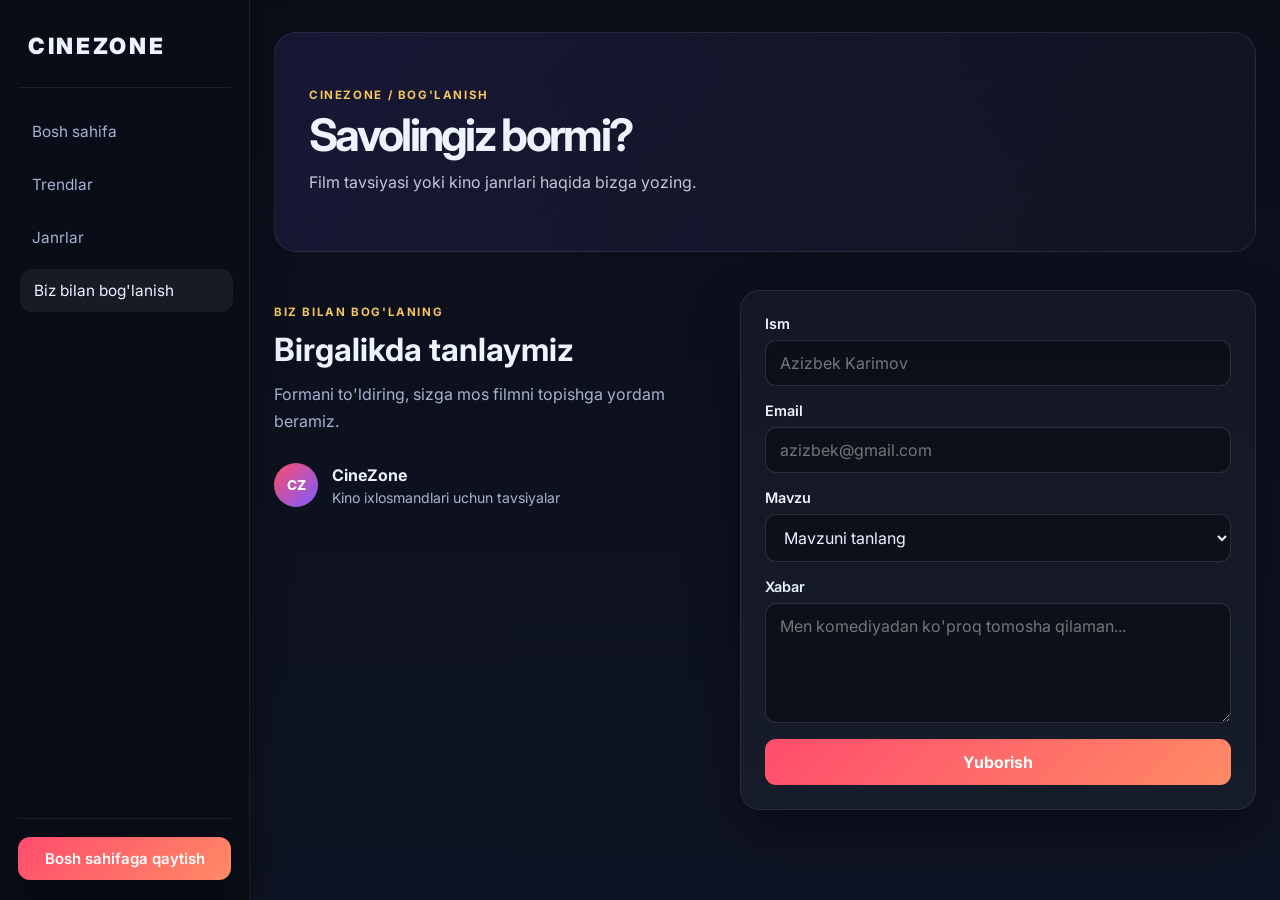
<file: KINOSAYT/aloqa.html>
<!DOCTYPE html>
<html lang="uz">
<head>
    <meta charset="UTF-8">
    <meta name="viewport" content="width=device-width, initial-scale=1.0">
    <meta name="description" content="CineZone bilan bog'lanish va kino tavsiyasi yuborish.">
    <title>Bog'lanish | CineZone</title>
    <link rel="preconnect" href="https://fonts.googleapis.com">
    <link rel="preconnect" href="https://fonts.gstatic.com" crossorigin>
    <link href="https://fonts.googleapis.com/css2?family=Inter:wght@400;500;600;700;800;900&display=swap" rel="stylesheet">
    <link rel="stylesheet" href="style.css">
</head>
<body>
    <div class="app-container">
        <aside class="sidebar">
            <div class="sidebar-logo"><span>CINEZONE</span></div>
            <ul class="sidebar-menu">
                <li><a href="./index.html"><span>Bosh sahifa</span></a></li>
                <li><a href="./loyihalar.html"><span>Trendlar</span></a></li>
                <li><a href="./kitoblar.html"><span>Janrlar</span></a></li>
                <li class="active"><a href="./aloqa.html"><span>Biz bilan bog'lanish</span></a></li>
            </ul>
            <div class="sidebar-footer"><a href="./index.html"><span>Bosh sahifaga qaytish</span></a></div>
        </aside>

        <main class="main-wrapper">
            <section class="page-hero contact-hero">
                <span class="page-eyebrow">CINEZONE / BOG'LANISH</span>
                <h1>Savolingiz bormi?</h1>
                <p>Film tavsiyasi yoki kino janrlari haqida bizga yozing.</p>
            </section>

            <section class="page-content contact-content">
                <div class="contact-intro">
                    <span class="content-kicker">BIZ BILAN BOG'LANING</span>
                    <h2>Birgalikda tanlaymiz</h2>
                    <p>Formani to'ldiring, sizga mos filmni topishga yordam beramiz.</p>
                    <div class="contact-note">
                        <span class="contact-note-mark" aria-hidden="true">CZ</span>
                        <div>
                            <strong>CineZone</strong>
                            <span>Kino ixlosmandlari uchun tavsiyalar</span>
                        </div>
                    </div>
                </div>

                <form class="contact-form" action="./ariza.html" method="get">
                    <div class="form-group">
                        <label for="name">Ism</label>
                        <input id="name" name="name" type="text" placeholder="Azizbek Karimov" required>
                    </div>

                    <div class="form-group">
                        <label for="email">Email</label>
                        <input id="email" name="email" type="email" placeholder="azizbek@gmail.com" required>
                    </div>

                    <div class="form-group">
                        <label for="subject">Mavzu</label>
                        <select id="subject" name="subject" required>
                            <option value="" selected disabled>Mavzuni tanlang</option>
                            <option value="film">Film tavsiyasi</option>
                            <option value="serial">Serial tavsiyasi</option>
                            <option value="janr">Janr bo'yicha maslahat</option>
                            <option value="boshqa">Boshqa savol</option>
                        </select>
                    </div>

                    <div class="form-group">
                        <label for="message">Xabar</label>
                        <textarea id="message" name="message" rows="4" placeholder="Men komediyadan ko'proq tomosha qilaman..." required></textarea>
                    </div>

                    <button class="contact-submit" type="submit">Yuborish</button>
                </form>
            </section>
        </main>
    </div>
</body>
</html>
</file>
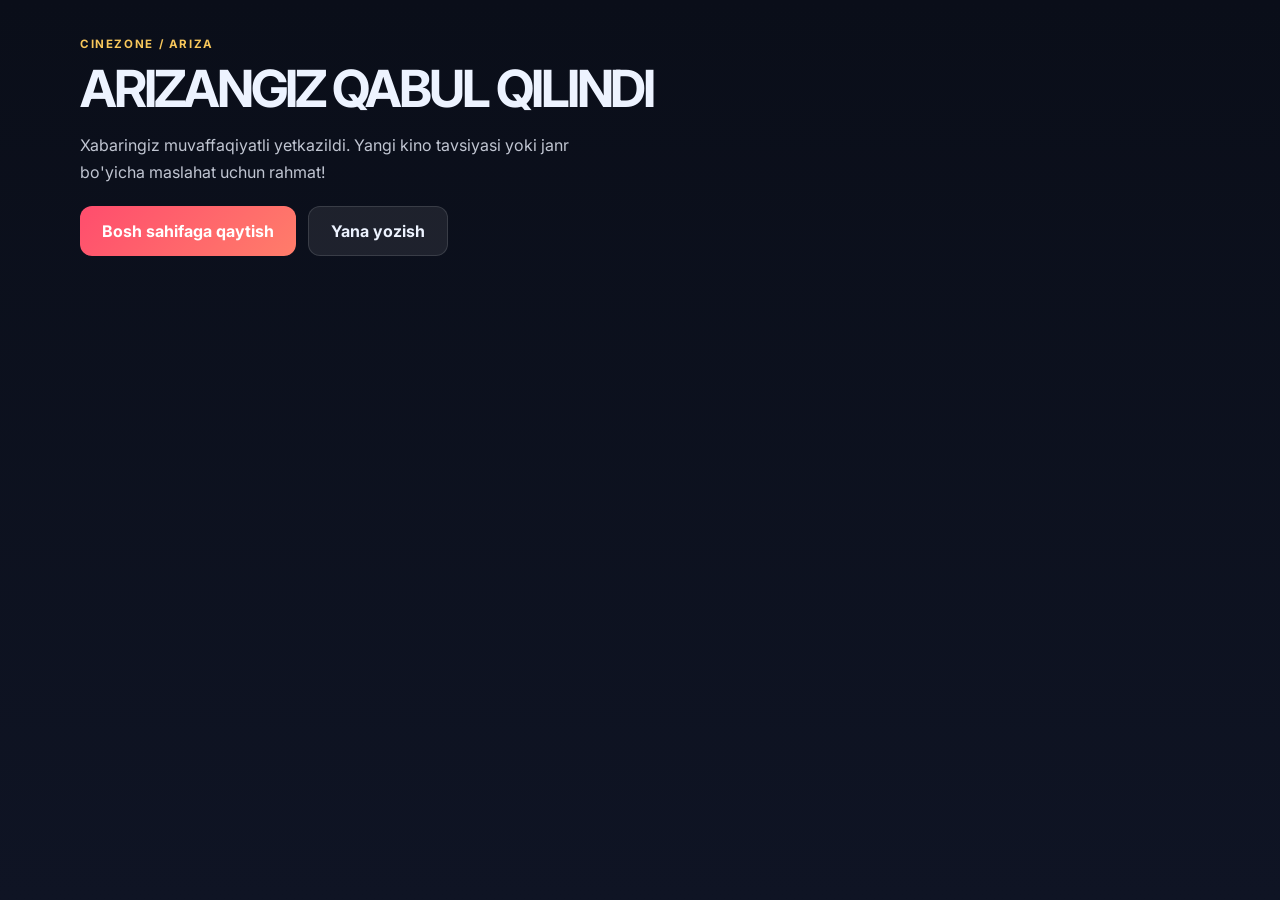
<file: KINOSAYT/ariza.html>
<!DOCTYPE html>
<html lang="uz">
<head>
    <meta charset="UTF-8">
    <meta name="viewport" content="width=device-width, initial-scale=1.0">
    <meta name="description" content="Arizangiz muvaffaqiyatli qabul qilindi.">
    <title>Ariza qabul qilindi | CineZone</title>
    <link rel="preconnect" href="https://fonts.googleapis.com">
    <link rel="preconnect" href="https://fonts.gstatic.com" crossorigin>
    <link href="https://fonts.googleapis.com/css2?family=Inter:wght@400;500;600;700;800;900&display=swap" rel="stylesheet">
    <link rel="stylesheet" href="style.css">
</head>
<body>
    <main class="main-wrapper">
        <section class="page-hero">
            <span class="page-eyebrow">CINEZONE / ARIZA</span>
            <h1>ARIZANGIZ QABUL QILINDI</h1>
            <p>Xabaringiz muvaffaqiyatli yetkazildi. Yangi kino tavsiyasi yoki janr bo'yicha maslahat uchun rahmat!</p>
            <div class="hero-actions" style="margin-top: 20px;">
                <a class="btn btn-primary" href="./index.html">Bosh sahifaga qaytish</a>
                <a class="btn btn-secondary" href="./aloqa.html">Yana yozish</a>
            </div>
        </section>
    </main>
</body>
</html>
</file>
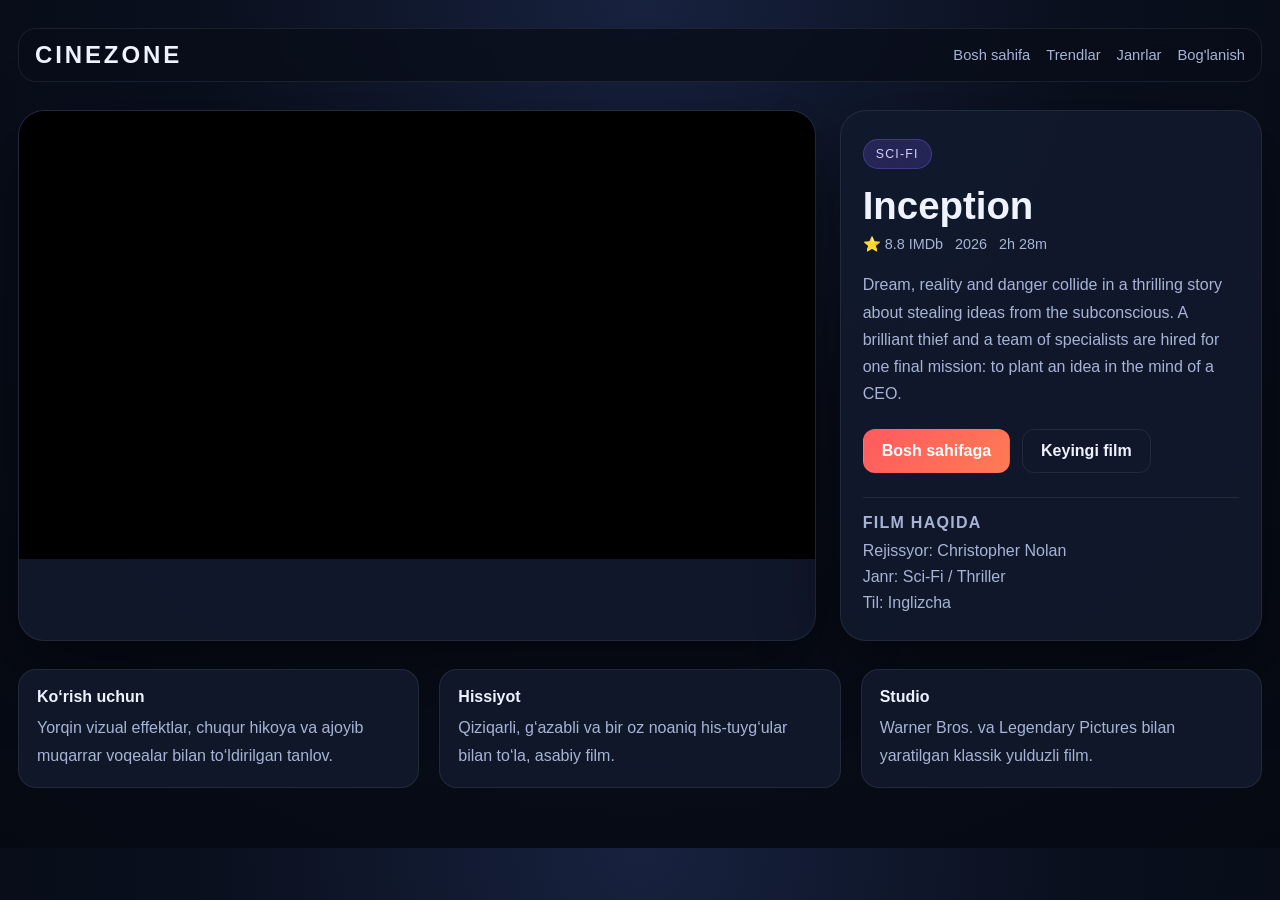
<file: KINOSAYT/kino.html>
<!DOCTYPE html>
<html lang="uz">
<head>
  <meta charset="UTF-8" />
  <meta name="viewport" content="width=device-width, initial-scale=1.0" />
  <title>Inception | CineZone</title>
  <style>
    :root {
      --bg: #0a0f1d;
      --bg-soft: #121a2d;
      --panel: rgba(18, 26, 45, 0.88);
      --panel-strong: #1d2940;
      --accent: #ff5a5f;
      --accent-2: #7c5cff;
      --text: #eef3ff;
      --muted: #a7b4d6;
      --line: rgba(255,255,255,0.08);
      --shadow: 0 30px 80px rgba(0, 0, 0, 0.45);
    }

    * { box-sizing: border-box; }
    body {
      margin: 0;
      font-family: Arial, Helvetica, sans-serif;
      background: radial-gradient(circle at top, #17223f 0%, #0a0f1d 42%, #050912 100%);
      color: var(--text);
    }

    a { text-decoration: none; color: inherit; }

    .shell {
      max-width: 1280px;
      margin: 0 auto;
      padding: 28px 18px 60px;
    }

    .topbar {
      display: flex;
      align-items: center;
      justify-content: space-between;
      gap: 18px;
      margin-bottom: 28px;
      padding: 12px 16px;
      border: 1px solid var(--line);
      background: rgba(9, 14, 25, 0.78);
      backdrop-filter: blur(14px);
      border-radius: 18px;
    }

    .logo {
      font-size: 1.5rem;
      font-weight: 800;
      letter-spacing: 0.12em;
      text-transform: uppercase;
    }

    .nav {
      display: flex;
      gap: 16px;
      flex-wrap: wrap;
      color: var(--muted);
      font-size: 0.92rem;
    }

    .nav a:hover { color: var(--text); }

    .player-layout {
      display: grid;
      grid-template-columns: 1.7fr 0.9fr;
      gap: 24px;
      align-items: stretch;
    }

    .video-card, .info-card {
      background: var(--panel);
      border: 1px solid var(--line);
      border-radius: 26px;
      box-shadow: var(--shadow);
    }

    .video-card {
      overflow: hidden;
    }

    .video-wrap {
      position: relative;
      width: 100%;
      aspect-ratio: 16 / 9;
      background: #000;
    }

    .video-wrap iframe {
      width: 100%;
      height: 100%;
      border: 0;
      display: block;
    }

    .info-card {
      padding: 28px 22px;
    }

    .chip {
      display: inline-block;
      background: rgba(124, 92, 255, 0.2);
      color: #d9d1ff;
      border: 1px solid rgba(124, 92, 255, 0.35);
      border-radius: 999px;
      padding: 7px 12px;
      font-size: 0.77rem;
      text-transform: uppercase;
      letter-spacing: 0.1em;
    }

    h1 {
      font-size: clamp(2rem, 3vw, 3rem);
      margin: 16px 0 10px;
      line-height: 1.08;
    }

    .meta {
      display: flex;
      flex-wrap: wrap;
      gap: 12px;
      color: var(--muted);
      font-size: 0.9rem;
      margin-bottom: 18px;
    }

    .description {
      color: var(--muted);
      line-height: 1.7;
      margin-bottom: 22px;
    }

    .actions {
      display: flex;
      gap: 12px;
      flex-wrap: wrap;
      margin-bottom: 24px;
    }

    .btn {
      display: inline-flex;
      align-items: center;
      justify-content: center;
      padding: 12px 18px;
      border-radius: 12px;
      border: 1px solid transparent;
      font-weight: 700;
      cursor: pointer;
      transition: .2s ease;
    }

    .btn.primary { background: linear-gradient(135deg, var(--accent), #ff7b54); color: white; }
    .btn.secondary { background: transparent; border-color: var(--line); color: var(--text); }
    .btn:hover { transform: translateY(-1px); }

    .detail-box {
      border-top: 1px solid var(--line);
      padding-top: 16px;
    }

    .detail-box h3 {
      margin: 0 0 10px;
      font-size: 1rem;
      letter-spacing: 0.08em;
      color: var(--muted);
      text-transform: uppercase;
    }

    .detail-box ul {
      list-style: none;
      padding: 0;
      margin: 0;
      color: var(--text);
      display: grid;
      gap: 8px;
    }

    .detail-box li { color: var(--muted); }

    .below {
      margin-top: 28px;
      display: grid;
      grid-template-columns: repeat(3, minmax(0, 1fr));
      gap: 20px;
    }

    .mini-card {
      background: var(--panel);
      border: 1px solid var(--line);
      border-radius: 18px;
      padding: 18px;
    }

    .mini-card h4 {
      margin: 0 0 8px;
      font-size: 1rem;
    }

    .mini-card p {
      margin: 0;
      color: var(--muted);
      line-height: 1.7;
    }

    @media (max-width: 860px) {
      .player-layout { grid-template-columns: 1fr; }
      .below { grid-template-columns: 1fr; }
      .topbar { flex-direction: column; align-items: flex-start; }
    }
  </style>
</head>
<body>
  <div class="shell">
    <header class="topbar">
      <div class="logo">CineZone</div>
      <nav class="nav">
        <a href="./index.html">Bosh sahifa</a>
        <a href="./loyihalar.html">Trendlar</a>
        <a href="./kitoblar.html">Janrlar</a>
        <a href="./aloqa.html">Bog'lanish</a>
      </nav>
    </header>

    <main class="player-layout">
      <section class="video-card">
        <div class="video-wrap">
          <iframe src="https://www.youtube.com/embed/YoHD9XEInc0?autoplay=1" title="Inception trailer" allow="accelerometer; autoplay; clipboard-write; encrypted-media; gyroscope; picture-in-picture; web-share" allowfullscreen></iframe>
        </div>
      </section>

      <aside class="info-card">
        <span class="chip">Sci‑Fi</span>
        <h1>Inception</h1>
        <div class="meta">
          <span>⭐ 8.8 IMDb</span>
          <span>2026</span>
          <span>2h 28m</span>
        </div>
        <p class="description">
          Dream, reality and danger collide in a thrilling story about stealing ideas from the subconscious.
          A brilliant thief and a team of specialists are hired for one final mission: to plant an idea in the mind of a CEO.
        </p>
        <div class="actions">
          <a class="btn primary" href="./index.html">Bosh sahifaga</a>
          <a class="btn secondary" href="./kino2.html">Keyingi film</a>
        </div>

        <div class="detail-box">
          <h3>Film haqida</h3>
          <ul>
            <li>Rejissyor: Christopher Nolan</li>
            <li>Janr: Sci‑Fi / Thriller</li>
            <li>Til: Inglizcha</li>
          </ul>
        </div>
      </aside>
    </main>

    <section class="below">
      <article class="mini-card">
        <h4>Ko‘rish uchun</h4>
        <p>Yorqin vizual effektlar, chuqur hikoya va ajoyib muqarrar voqealar bilan to‘ldirilgan tanlov.</p>
      </article>
      <article class="mini-card">
        <h4>Hissiyot</h4>
        <p>Qiziqarli, g‘azabli va bir oz noaniq his-tuyg‘ular bilan to‘la, asabiy film.</p>
      </article>
      <article class="mini-card">
        <h4>Studio</h4>
        <p>Warner Bros. va Legendary Pictures bilan yaratilgan klassik yulduzli film.</p>
      </article>
    </section>
  </div>
</body>
</html>
</file>
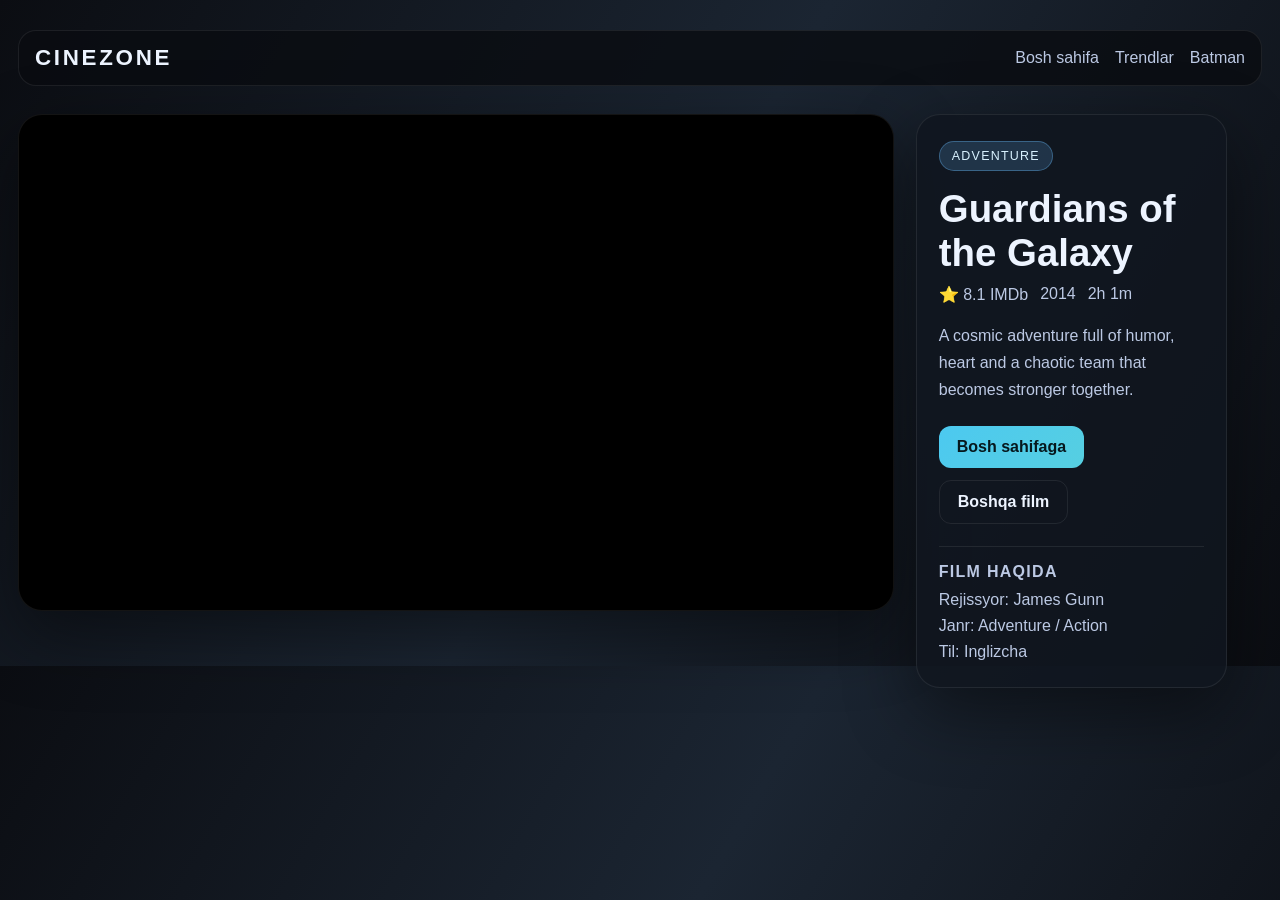
<file: KINOSAYT/kino10.html>
<!DOCTYPE html>
<html lang="uz">
<head>
  <meta charset="UTF-8" />
  <meta name="viewport" content="width=device-width, initial-scale=1.0" />
  <title>Guardians of the Galaxy | CineZone</title>
  <style>body{margin:0;font-family:Arial,sans-serif;background:linear-gradient(120deg,#0b0d12,#1b2532,#0b0d12);color:#edf4ff}a{text-decoration:none;color:inherit}.shell{max-width:1280px;margin:0 auto;padding:30px 18px 60px}.topbar{display:flex;justify-content:space-between;align-items:center;gap:16px;background:rgba(10,13,18,.82);border:1px solid rgba(255,255,255,.08);border-radius:18px;padding:14px 16px;margin-bottom:28px}.logo{font-weight:900;letter-spacing:.12em;text-transform:uppercase;font-size:1.4rem}.nav{display:flex;gap:16px;flex-wrap:wrap;color:#bcc9e4}.layout{display:grid;grid-template-columns:1.7fr .9fr;gap:24px}.card{background:rgba(17,22,31,.88);border:1px solid rgba(255,255,255,.08);border-radius:24px;box-shadow:0 24px 70px rgba(0,0,0,.45)}.video-wrap{width:100%;aspect-ratio:16/9;background:#000}.video-wrap iframe{width:100%;height:100%;border:0}.info{padding:26px 22px}.tag{display:inline-block;background:rgba(108,190,255,.18);border:1px solid rgba(108,190,255,.35);border-radius:999px;padding:7px 12px;font-size:.78rem;letter-spacing:.1em;text-transform:uppercase;color:#d9f2ff}h1{font-size:clamp(2rem,3vw,3rem);margin:16px 0 10px}.meta{display:flex;flex-wrap:wrap;gap:12px;color:#bcc9e4;margin-bottom:18px}.desc{color:#bcc9e4;line-height:1.7}.actions{display:flex;gap:12px;flex-wrap:wrap;margin:22px 0}.btn{display:inline-flex;align-items:center;justify-content:center;padding:12px 18px;border-radius:12px;font-weight:700}.primary{background:linear-gradient(135deg,#4cc9f0,#56cfe1);color:#06181d}.secondary{border:1px solid rgba(255,255,255,.08);color:#edf4ff}.detail{border-top:1px solid rgba(255,255,255,.08);padding-top:16px}.detail h3{margin:0 0 10px;color:#bcc9e4;font-size:1rem;letter-spacing:.08em;text-transform:uppercase}.detail ul{list-style:none;padding:0;margin:0;display:grid;gap:8px;color:#bcc9e4}@media(max-width:860px){.layout{grid-template-columns:1fr}.topbar{flex-direction:column;align-items:flex-start}}</style>
</head>
<body>
  <div class="shell">
    <header class="topbar">
      <div class="logo">CineZone</div>
      <nav class="nav">
        <a href="./index.html">Bosh sahifa</a>
        <a href="./loyihalar.html">Trendlar</a>
        <a href="./kino9.html">Batman</a>
      </nav>
    </header>
    <main class="layout">
      <section class="card video-wrap"><iframe src="https://www.youtube.com/embed/d96cjJhvlMA?autoplay=1" title="Guardians of the Galaxy trailer" allowfullscreen></iframe></section>
      <aside class="card info">
        <span class="tag">Adventure</span>
        <h1>Guardians of the Galaxy</h1>
        <div class="meta"><span>⭐ 8.1 IMDb</span><span>2014</span><span>2h 1m</span></div>
        <p class="desc">A cosmic adventure full of humor, heart and a chaotic team that becomes stronger together.</p>
        <div class="actions"><a class="btn primary" href="./index.html">Bosh sahifaga</a><a class="btn secondary" href="./kino.html">Boshqa film</a></div>
        <div class="detail"><h3>Film haqida</h3><ul><li>Rejissyor: James Gunn</li><li>Janr: Adventure / Action</li><li>Til: Inglizcha</li></ul></div>
      </aside>
    </main>
  </div>
</body>
</html>
</file>
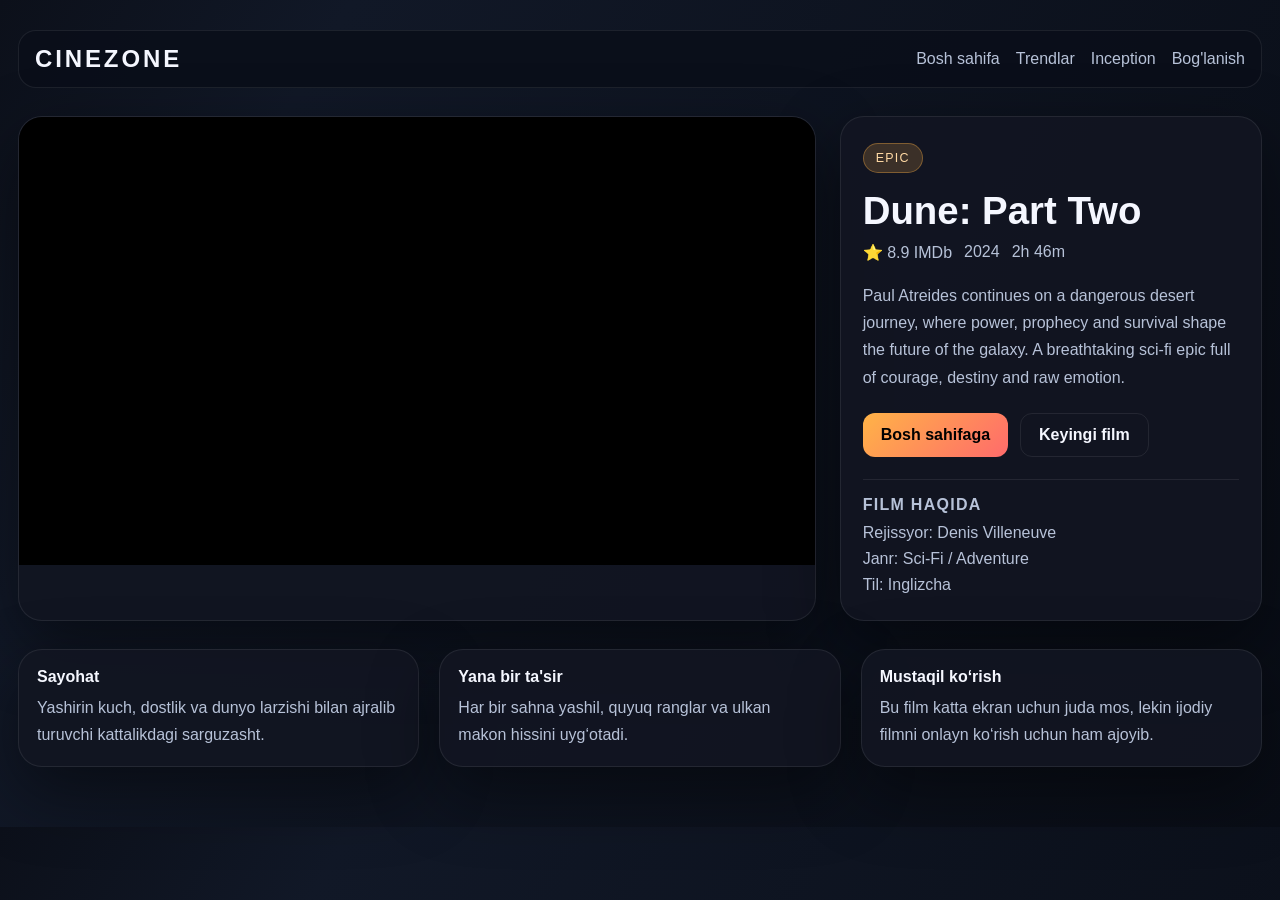
<file: KINOSAYT/kino2.html>
<!DOCTYPE html>
<html lang="uz">
<head>
  <meta charset="UTF-8" />
  <meta name="viewport" content="width=device-width, initial-scale=1.0" />
  <title>Dune: Part Two | CineZone</title>
  <style>
    :root {
      --bg: #0b0f1a;
      --panel: rgba(18, 22, 34, 0.9);
      --accent: #ffb347;
      --accent-2: #7bdff2;
      --text: #f5f7ff;
      --muted: #b7c2d8;
      --line: rgba(255,255,255,0.08);
      --shadow: 0 25px 70px rgba(0,0,0,0.45);
    }
    * { box-sizing: border-box; }
    body {
      margin: 0;
      font-family: Arial, Helvetica, sans-serif;
      background: linear-gradient(120deg, #0c101a 0%, #111827 20%, #090d16 100%);
      color: var(--text);
    }
    a { text-decoration: none; color: inherit; }
    .shell { max-width: 1280px; margin: 0 auto; padding: 30px 18px 60px; }
    .topbar {
      display: flex; justify-content: space-between; align-items: center; gap: 18px;
      background: rgba(11,15,26,0.9); border: 1px solid var(--line); border-radius: 18px; padding: 14px 16px; margin-bottom: 28px;
    }
    .logo { font-size: 1.5rem; font-weight: 900; letter-spacing: 0.12em; text-transform: uppercase; }
    .nav { display: flex; gap: 16px; color: var(--muted); flex-wrap: wrap; }
    .nav a:hover { color: var(--text); }
    .layout { display: grid; grid-template-columns: 1.7fr 0.9fr; gap: 24px; }
    .card { background: var(--panel); border: 1px solid var(--line); border-radius: 24px; box-shadow: var(--shadow); }
    .video { overflow: hidden; }
    .video-wrap { position: relative; width: 100%; aspect-ratio: 16 / 9; background: #000; }
    .video-wrap iframe { width: 100%; height: 100%; border: 0; display: block; }
    .info { padding: 26px 22px; }
    .tag { display: inline-block; background: rgba(255,179,71,0.18); color: #ffd9a4; border: 1px solid rgba(255,179,71,0.35); border-radius: 999px; padding: 7px 12px; font-size: 0.78rem; letter-spacing: 0.1em; text-transform: uppercase; }
    h1 { margin: 16px 0 10px; font-size: clamp(2rem, 3vw, 3rem); }
    .meta { display: flex; flex-wrap: wrap; gap: 12px; color: var(--muted); margin-bottom: 20px; }
    .desc { color: var(--muted); line-height: 1.7; }
    .actions { display: flex; gap: 12px; flex-wrap: wrap; margin: 22px 0; }
    .btn { display: inline-flex; align-items: center; justify-content: center; border-radius: 12px; padding: 12px 18px; font-weight: 700; }
    .primary { background: linear-gradient(135deg, var(--accent), #ff6b6b); color: black; }
    .secondary { border: 1px solid var(--line); color: var(--text); }
    .detail { border-top: 1px solid var(--line); padding-top: 16px; }
    .detail h3 { margin: 0 0 10px; color: var(--muted); letter-spacing: 0.08em; text-transform: uppercase; font-size: 1rem; }
    .detail ul { list-style: none; padding: 0; margin: 0; display: grid; gap: 8px; color: var(--muted); }
    .bottom { margin-top: 28px; display: grid; grid-template-columns: repeat(3,minmax(0,1fr)); gap: 20px; }
    .mini { padding: 18px; }
    .mini h4 { margin: 0 0 8px; }
    .mini p { margin: 0; color: var(--muted); line-height: 1.7; }
    @media (max-width: 860px) { .layout, .bottom { grid-template-columns: 1fr; } .topbar { flex-direction: column; align-items: flex-start; } }
  </style>
</head>
<body>
  <div class="shell">
    <header class="topbar">
      <div class="logo">CineZone</div>
      <nav class="nav">
        <a href="./index.html">Bosh sahifa</a>
        <a href="./loyihalar.html">Trendlar</a>
        <a href="./kino.html">Inception</a>
        <a href="./aloqa.html">Bog'lanish</a>
      </nav>
    </header>

    <main class="layout">
      <section class="card video">
        <div class="video-wrap">
          <iframe src="https://www.youtube.com/embed/Way9Dexny3w?autoplay=1" title="Dune: Part Two trailer" allow="accelerometer; autoplay; clipboard-write; encrypted-media; gyroscope; picture-in-picture; web-share" allowfullscreen></iframe>
        </div>
      </section>

      <aside class="card info">
        <span class="tag">Epic</span>
        <h1>Dune: Part Two</h1>
        <div class="meta">
          <span>⭐ 8.9 IMDb</span>
          <span>2024</span>
          <span>2h 46m</span>
        </div>
        <p class="desc">
          Paul Atreides continues on a dangerous desert journey, where power, prophecy and survival shape the future of the galaxy.
          A breathtaking sci‑fi epic full of courage, destiny and raw emotion.
        </p>
        <div class="actions">
          <a class="btn primary" href="./index.html">Bosh sahifaga</a>
          <a class="btn secondary" href="./kino3.html">Keyingi film</a>
        </div>

        <div class="detail">
          <h3>Film haqida</h3>
          <ul>
            <li>Rejissyor: Denis Villeneuve</li>
            <li>Janr: Sci‑Fi / Adventure</li>
            <li>Til: Inglizcha</li>
          </ul>
        </div>
      </aside>
    </main>

    <section class="bottom">
      <article class="card mini">
        <h4>Sayohat</h4>
        <p>Yashirin kuch, dostlik va dunyo larzishi bilan ajralib turuvchi kattalikdagi sarguzasht.</p>
      </article>
      <article class="card mini">
        <h4>Yana bir ta'sir</h4>
        <p>Har bir sahna yashil, quyuq ranglar va ulkan makon hissini uyg‘otadi.</p>
      </article>
      <article class="card mini">
        <h4>Mustaqil ko‘rish</h4>
        <p>Bu film katta ekran uchun juda mos, lekin ijodiy filmni onlayn ko‘rish uchun ham ajoyib.</p>
      </article>
    </section>
  </div>
</body>
</html>
</file>
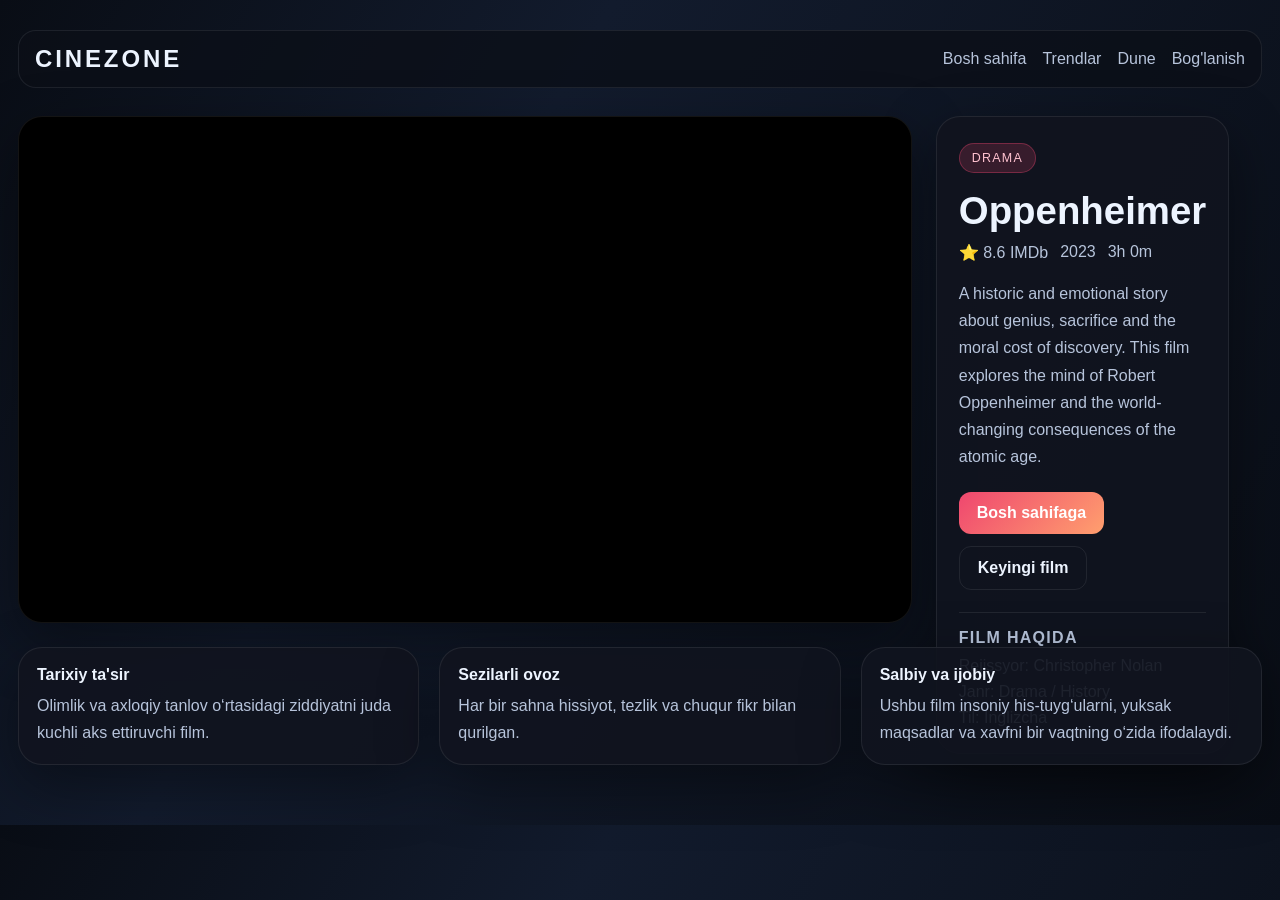
<file: KINOSAYT/kino3.html>
<!DOCTYPE html>
<html lang="uz">
<head>
  <meta charset="UTF-8" />
  <meta name="viewport" content="width=device-width, initial-scale=1.0" />
  <title>Oppenheimer | CineZone</title>
  <style>
    :root {
      --bg: #090d15; --panel: rgba(17, 20, 31, 0.92); --accent: #ef476f; --text: #edf4ff; --muted: #b7c4db; --line: rgba(255,255,255,0.08); --shadow: 0 20px 60px rgba(0,0,0,0.4);
    }
    * { box-sizing: border-box; }
    body { margin: 0; font-family: Arial, Helvetica, sans-serif; background: linear-gradient(120deg, #090d15 0%, #121b2d 35%, #090d15 100%); color: var(--text); }
    a { color: inherit; text-decoration: none; }
    .shell { max-width: 1280px; margin: 0 auto; padding: 30px 18px 60px; }
    .topbar { display: flex; justify-content: space-between; align-items: center; gap: 16px; background: rgba(12,16,24,0.8); border: 1px solid var(--line); border-radius: 18px; padding: 14px 16px; margin-bottom: 28px; }
    .logo { font-size: 1.5rem; font-weight: 900; letter-spacing: 0.12em; text-transform: uppercase; }
    .nav { display: flex; gap: 16px; flex-wrap: wrap; color: var(--muted); }
    .nav a:hover { color: var(--text); }
    .layout { display: grid; grid-template-columns: 1.7fr 0.9fr; gap: 24px; }
    .card { background: var(--panel); border: 1px solid var(--line); border-radius: 24px; box-shadow: var(--shadow); }
    .video-wrap { width: 100%; aspect-ratio: 16 / 9; background: #000; }
    .video-wrap iframe { width: 100%; height: 100%; border: 0; }
    .info { padding: 26px 22px; }
    .tag { display: inline-block; background: rgba(239,71,111,0.18); border: 1px solid rgba(239,71,111,0.35); color: #ffc2d0; padding: 7px 12px; border-radius: 999px; font-size: 0.78rem; letter-spacing: 0.1em; text-transform: uppercase; }
    h1 { font-size: clamp(2rem, 3vw, 3rem); margin: 16px 0 10px; }
    .meta { display: flex; flex-wrap: wrap; gap: 12px; color: var(--muted); margin-bottom: 18px; }
    .desc { color: var(--muted); line-height: 1.7; }
    .actions { display: flex; gap: 12px; margin: 22px 0; flex-wrap: wrap; }
    .btn { display: inline-flex; align-items: center; justify-content: center; border-radius: 12px; padding: 12px 18px; font-weight: 700; }
    .primary { background: linear-gradient(135deg, var(--accent), #ff9f6e); color: white; }
    .secondary { border: 1px solid var(--line); color: var(--text); }
    .detail { border-top: 1px solid var(--line); padding-top: 16px; }
    .detail h3 { margin: 0 0 10px; color: var(--muted); letter-spacing: 0.08em; text-transform: uppercase; font-size: 1rem; }
    .detail ul { padding: 0; margin: 0; list-style: none; display: grid; gap: 8px; color: var(--muted); }
    .bottom { display: grid; grid-template-columns: repeat(3, minmax(0,1fr)); gap: 20px; margin-top: 28px; }
    .mini { padding: 18px; }
    .mini h4 { margin: 0 0 8px; }
    .mini p { margin: 0; color: var(--muted); line-height: 1.7; }
    @media (max-width: 860px) { .layout, .bottom { grid-template-columns: 1fr; } .topbar { flex-direction: column; align-items: flex-start; } }
  </style>
</head>
<body>
  <div class="shell">
    <header class="topbar">
      <div class="logo">CineZone</div>
      <nav class="nav">
        <a href="./index.html">Bosh sahifa</a>
        <a href="./loyihalar.html">Trendlar</a>
        <a href="./kino2.html">Dune</a>
        <a href="./aloqa.html">Bog'lanish</a>
      </nav>
    </header>

    <main class="layout">
      <section class="card video-wrap">
        <iframe src="https://www.youtube.com/embed/uYPbbksJxIg?autoplay=1" title="Oppenheimer trailer" allow="accelerometer; autoplay; clipboard-write; encrypted-media; gyroscope; picture-in-picture; web-share" allowfullscreen></iframe>
      </section>

      <aside class="card info">
        <span class="tag">Drama</span>
        <h1>Oppenheimer</h1>
        <div class="meta">
          <span>⭐ 8.6 IMDb</span>
          <span>2023</span>
          <span>3h 0m</span>
        </div>
        <p class="desc">
          A historic and emotional story about genius, sacrifice and the moral cost of discovery.
          This film explores the mind of Robert Oppenheimer and the world-changing consequences of the atomic age.
        </p>
        <div class="actions">
          <a class="btn primary" href="./index.html">Bosh sahifaga</a>
          <a class="btn secondary" href="./kino4.html">Keyingi film</a>
        </div>

        <div class="detail">
          <h3>Film haqida</h3>
          <ul>
            <li>Rejissyor: Christopher Nolan</li>
            <li>Janr: Drama / History</li>
            <li>Til: Inglizcha</li>
          </ul>
        </div>
      </aside>
    </main>

    <section class="bottom">
      <article class="card mini">
        <h4>Tarixiy ta'sir</h4>
        <p>Olimlik va axloqiy tanlov o‘rtasidagi ziddiyatni juda kuchli aks ettiruvchi film.</p>
      </article>
      <article class="card mini">
        <h4>Sezilarli ovoz</h4>
        <p>Har bir sahna hissiyot, tezlik va chuqur fikr bilan qurilgan.</p>
      </article>
      <article class="card mini">
        <h4>Salbiy va ijobiy</h4>
        <p>Ushbu film insoniy his-tuyg‘ularni, yuksak maqsadlar va xavfni bir vaqtning o‘zida ifodalaydi.</p>
      </article>
    </section>
  </div>
</body>
</html>
</file>
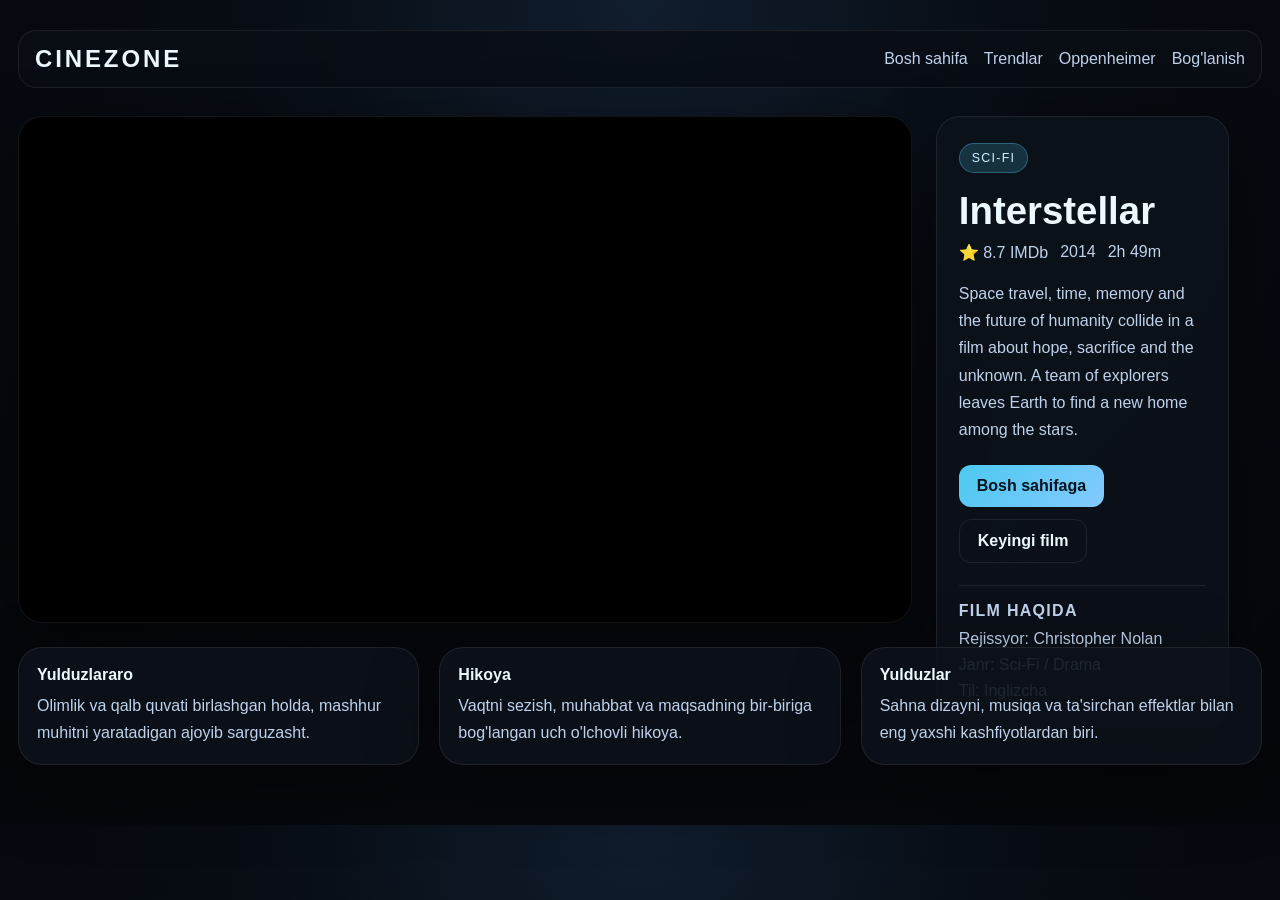
<file: KINOSAYT/kino4.html>
<!DOCTYPE html>
<html lang="uz">
<head>
  <meta charset="UTF-8" />
  <meta name="viewport" content="width=device-width, initial-scale=1.0" />
  <title>Interstellar | CineZone</title>
  <style>
    :root {
      --bg: #070b12; --panel: rgba(13,18,26,0.9); --accent: #4cc9f0; --text: #edf7ff; --muted: #bfd2ec; --line: rgba(255,255,255,0.08); --shadow: 0 24px 70px rgba(0,0,0,0.45);
    }
    * { box-sizing: border-box; }
    body { margin: 0; font-family: Arial, Helvetica, sans-serif; background: radial-gradient(circle at top, #101d2d 0%, #070b12 40%, #04070b 100%); color: var(--text); }
    a { color: inherit; text-decoration: none; }
    .shell { max-width: 1280px; margin: 0 auto; padding: 30px 18px 60px; }
    .topbar { display: flex; justify-content: space-between; align-items: center; gap: 16px; background: rgba(9,13,20,0.8); border: 1px solid var(--line); border-radius: 18px; padding: 14px 16px; margin-bottom: 28px; }
    .logo { font-size: 1.5rem; font-weight: 900; letter-spacing: 0.12em; text-transform: uppercase; }
    .nav { display: flex; gap: 16px; flex-wrap: wrap; color: var(--muted); }
    .nav a:hover { color: var(--text); }
    .layout { display: grid; grid-template-columns: 1.7fr 0.9fr; gap: 24px; }
    .card { background: var(--panel); border: 1px solid var(--line); border-radius: 24px; box-shadow: var(--shadow); }
    .video-wrap { width: 100%; aspect-ratio: 16 / 9; background: #000; }
    .video-wrap iframe { width: 100%; height: 100%; border: 0; }
    .info { padding: 26px 22px; }
    .tag { display: inline-block; background: rgba(76,201,240,0.18); border: 1px solid rgba(76,201,240,0.35); color: #d0f0ff; padding: 7px 12px; border-radius: 999px; font-size: 0.78rem; letter-spacing: 0.1em; text-transform: uppercase; }
    h1 { margin: 16px 0 10px; font-size: clamp(2rem, 3vw, 3rem); }
    .meta { display: flex; flex-wrap: wrap; gap: 12px; color: var(--muted); margin-bottom: 18px; }
    .desc { color: var(--muted); line-height: 1.7; }
    .actions { display: flex; gap: 12px; flex-wrap: wrap; margin: 22px 0; }
    .btn { display: inline-flex; justify-content: center; align-items: center; padding: 12px 18px; border-radius: 12px; font-weight: 700; }
    .primary { background: linear-gradient(135deg, var(--accent), #83c9ff); color: #04131d; }
    .secondary { border: 1px solid var(--line); color: var(--text); }
    .detail { border-top: 1px solid var(--line); padding-top: 16px; }
    .detail h3 { margin: 0 0 10px; color: var(--muted); letter-spacing: 0.08em; text-transform: uppercase; font-size: 1rem; }
    .detail ul { list-style: none; padding: 0; margin: 0; display: grid; gap: 8px; color: var(--muted); }
    .bottom { display: grid; grid-template-columns: repeat(3, minmax(0,1fr)); gap: 20px; margin-top: 28px; }
    .mini { padding: 18px; }
    .mini h4 { margin: 0 0 8px; }
    .mini p { margin: 0; color: var(--muted); line-height: 1.7; }
    @media (max-width: 860px) { .layout, .bottom { grid-template-columns: 1fr; } .topbar { flex-direction: column; align-items: flex-start; } }
  </style>
</head>
<body>
  <div class="shell">
    <header class="topbar">
      <div class="logo">CineZone</div>
      <nav class="nav">
        <a href="./index.html">Bosh sahifa</a>
        <a href="./loyihalar.html">Trendlar</a>
        <a href="./kino3.html">Oppenheimer</a>
        <a href="./aloqa.html">Bog'lanish</a>
      </nav>
    </header>

    <main class="layout">
      <section class="card video-wrap">
        <iframe src="https://www.youtube.com/embed/zSWdZVtXT7E?autoplay=1" title="Interstellar trailer" allow="accelerometer; autoplay; clipboard-write; encrypted-media; gyroscope; picture-in-picture; web-share" allowfullscreen></iframe>
      </section>

      <aside class="card info">
        <span class="tag">Sci‑Fi</span>
        <h1>Interstellar</h1>
        <div class="meta">
          <span>⭐ 8.7 IMDb</span>
          <span>2014</span>
          <span>2h 49m</span>
        </div>
        <p class="desc">
          Space travel, time, memory and the future of humanity collide in a film about hope, sacrifice and the unknown.
          A team of explorers leaves Earth to find a new home among the stars.
        </p>
        <div class="actions">
          <a class="btn primary" href="./index.html">Bosh sahifaga</a>
          <a class="btn secondary" href="./kino5.html">Keyingi film</a>
        </div>

        <div class="detail">
          <h3>Film haqida</h3>
          <ul>
            <li>Rejissyor: Christopher Nolan</li>
            <li>Janr: Sci‑Fi / Drama</li>
            <li>Til: Inglizcha</li>
          </ul>
        </div>
      </aside>
    </main>

    <section class="bottom">
      <article class="card mini">
        <h4>Yulduzlararo</h4>
        <p>Olimlik va qalb quvati birlashgan holda, mashhur muhitni yaratadigan ajoyib sarguzasht.</p>
      </article>
      <article class="card mini">
        <h4>Hikoya</h4>
        <p>Vaqtni sezish, muhabbat va maqsadning bir-biriga bog'langan uch o'lchovli hikoya.</p>
      </article>
      <article class="card mini">
        <h4>Yulduzlar</h4>
        <p>Sahna dizayni, musiqa va ta'sirchan effektlar bilan eng yaxshi kashfiyotlardan biri.</p>
      </article>
    </section>
  </div>
</body>
</html>
</file>
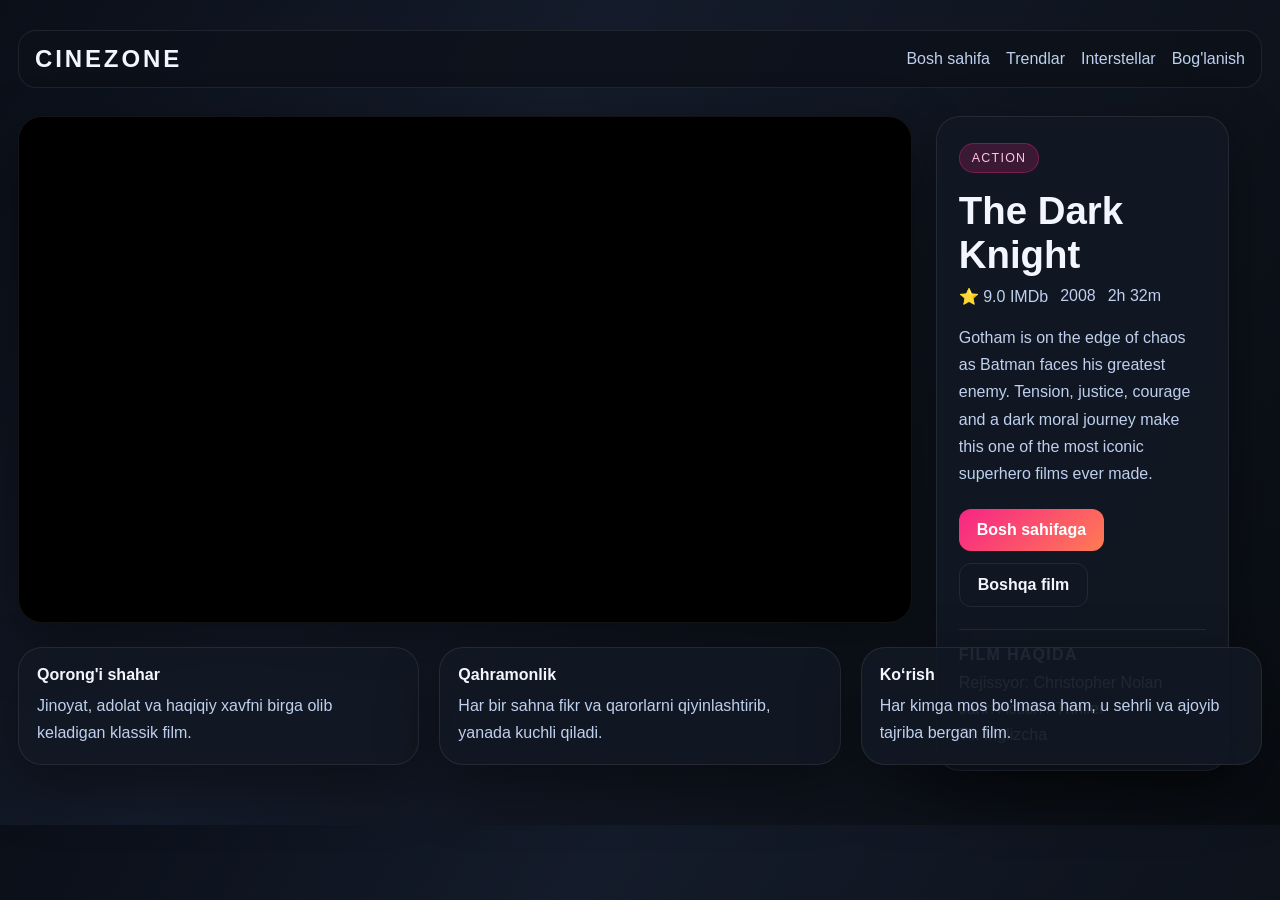
<file: KINOSAYT/kino5.html>
<!DOCTYPE html>
<html lang="uz">
<head>
  <meta charset="UTF-8" />
  <meta name="viewport" content="width=device-width, initial-scale=1.0" />
  <title>The Dark Knight | CineZone</title>
  <style>
    :root {
      --bg: #0a0f18; --panel: rgba(18,24,35,0.92); --accent: #f72585; --text: #f3f6ff; --muted: #bed0ee; --line: rgba(255,255,255,0.08); --shadow: 0 22px 60px rgba(0,0,0,0.42);
    }
    * { box-sizing: border-box; }
    body { margin: 0; font-family: Arial, Helvetica, sans-serif; background: linear-gradient(120deg, #0a0f18 0%, #141b2a 35%, #090d12 100%); color: var(--text); }
    a { color: inherit; text-decoration: none; }
    .shell { max-width: 1280px; margin: 0 auto; padding: 30px 18px 60px; }
    .topbar { display: flex; justify-content: space-between; align-items: center; gap: 16px; background: rgba(13,17,25,0.8); border: 1px solid var(--line); border-radius: 18px; padding: 14px 16px; margin-bottom: 28px; }
    .logo { font-size: 1.5rem; font-weight: 900; letter-spacing: 0.12em; text-transform: uppercase; }
    .nav { display: flex; gap: 16px; flex-wrap: wrap; color: var(--muted); }
    .nav a:hover { color: var(--text); }
    .layout { display: grid; grid-template-columns: 1.7fr 0.9fr; gap: 24px; }
    .card { background: var(--panel); border: 1px solid var(--line); border-radius: 24px; box-shadow: var(--shadow); }
    .video-wrap { width: 100%; aspect-ratio: 16 / 9; background: #000; }
    .video-wrap iframe { width: 100%; height: 100%; border: 0; }
    .info { padding: 26px 22px; }
    .tag { display: inline-block; background: rgba(247,37,133,0.18); border: 1px solid rgba(247,37,133,0.35); color: #ffc6df; padding: 7px 12px; border-radius: 999px; font-size: 0.78rem; letter-spacing: 0.1em; text-transform: uppercase; }
    h1 { margin: 16px 0 10px; font-size: clamp(2rem, 3vw, 3rem); }
    .meta { display: flex; flex-wrap: wrap; gap: 12px; color: var(--muted); margin-bottom: 18px; }
    .desc { color: var(--muted); line-height: 1.7; }
    .actions { display: flex; gap: 12px; flex-wrap: wrap; margin: 22px 0; }
    .btn { display: inline-flex; align-items: center; justify-content: center; padding: 12px 18px; border-radius: 12px; font-weight: 700; }
    .primary { background: linear-gradient(135deg, var(--accent), #ff7b54); color: white; }
    .secondary { border: 1px solid var(--line); color: var(--text); }
    .detail { border-top: 1px solid var(--line); padding-top: 16px; }
    .detail h3 { margin: 0 0 10px; color: var(--muted); letter-spacing: 0.08em; text-transform: uppercase; font-size: 1rem; }
    .detail ul { padding: 0; margin: 0; list-style: none; display: grid; gap: 8px; color: var(--muted); }
    .bottom { display: grid; grid-template-columns: repeat(3,minmax(0,1fr)); gap: 20px; margin-top: 28px; }
    .mini { padding: 18px; }
    .mini h4 { margin: 0 0 8px; }
    .mini p { margin: 0; color: var(--muted); line-height: 1.7; }
    @media (max-width: 860px) { .layout, .bottom { grid-template-columns: 1fr; } .topbar { flex-direction: column; align-items: flex-start; } }
  </style>
</head>
<body>
  <div class="shell">
    <header class="topbar">
      <div class="logo">CineZone</div>
      <nav class="nav">
        <a href="./index.html">Bosh sahifa</a>
        <a href="./loyihalar.html">Trendlar</a>
        <a href="./kino4.html">Interstellar</a>
        <a href="./aloqa.html">Bog'lanish</a>
      </nav>
    </header>

    <main class="layout">
      <section class="card video-wrap">
        <iframe src="https://www.youtube.com/embed/EXeTwQWrcwY?autoplay=1" title="The Dark Knight trailer" allow="accelerometer; autoplay; clipboard-write; encrypted-media; gyroscope; picture-in-picture; web-share" allowfullscreen></iframe>
      </section>

      <aside class="card info">
        <span class="tag">Action</span>
        <h1>The Dark Knight</h1>
        <div class="meta">
          <span>⭐ 9.0 IMDb</span>
          <span>2008</span>
          <span>2h 32m</span>
        </div>
        <p class="desc">
          Gotham is on the edge of chaos as Batman faces his greatest enemy.
          Tension, justice, courage and a dark moral journey make this one of the most iconic superhero films ever made.
        </p>
        <div class="actions">
          <a class="btn primary" href="./index.html">Bosh sahifaga</a>
          <a class="btn secondary" href="./kino.html">Boshqa film</a>
        </div>

        <div class="detail">
          <h3>Film haqida</h3>
          <ul>
            <li>Rejissyor: Christopher Nolan</li>
            <li>Janr: Action / Thriller</li>
            <li>Til: Inglizcha</li>
          </ul>
        </div>
      </aside>
    </main>

    <section class="bottom">
      <article class="card mini">
        <h4>Qorong'i shahar</h4>
        <p>Jinoyat, adolat va haqiqiy xavfni birga olib keladigan klassik film.</p>
      </article>
      <article class="card mini">
        <h4>Qahramonlik</h4>
        <p>Har bir sahna fikr va qarorlarni qiyinlashtirib, yanada kuchli qiladi.</p>
      </article>
      <article class="card mini">
        <h4>Ko‘rish</h4>
        <p>Har kimga mos bo‘lmasa ham, u sehrli va ajoyib tajriba bergan film.</p>
      </article>
    </section>
  </div>
</body>
</html>
</file>
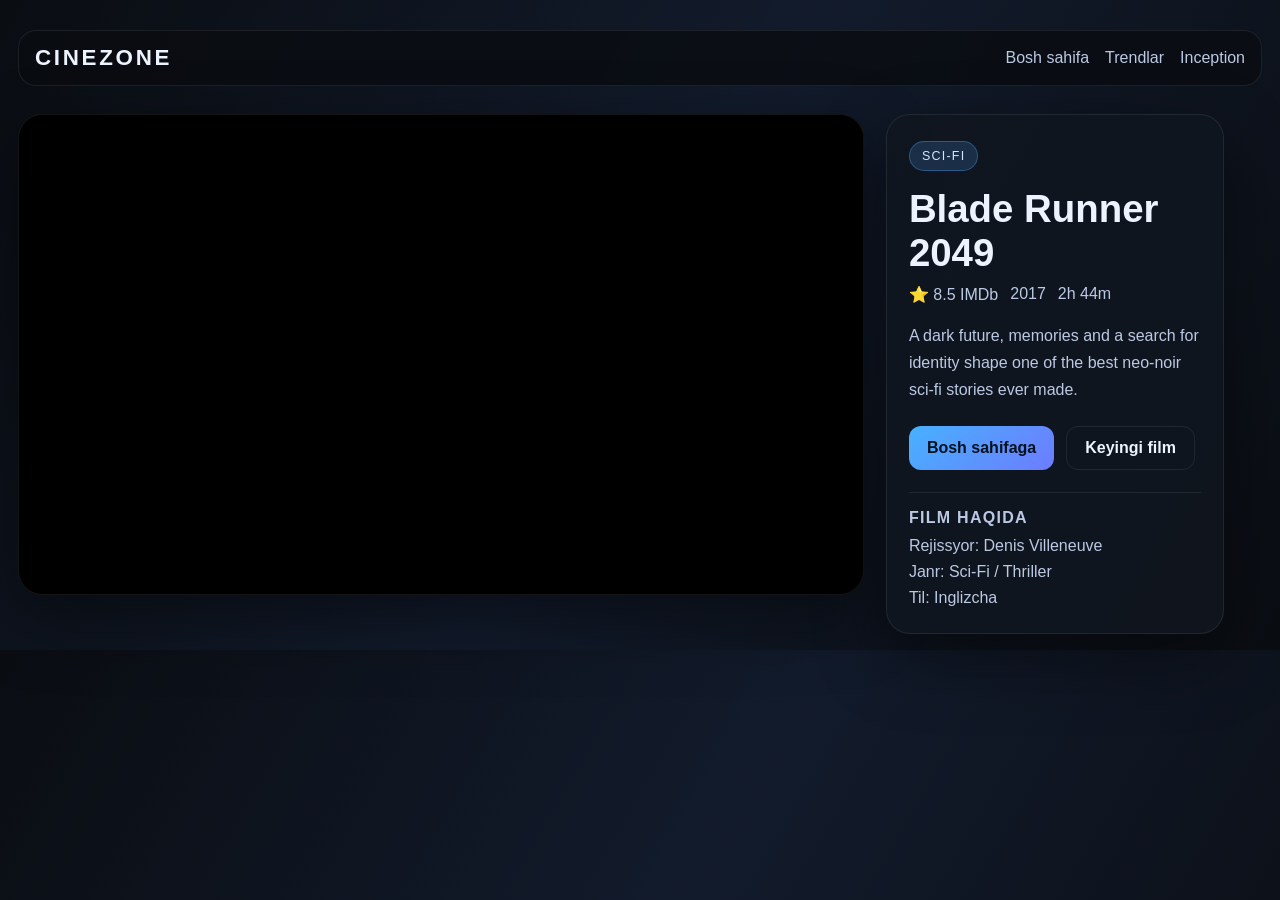
<file: KINOSAYT/kino6.html>
<!DOCTYPE html>
<html lang="uz">
<head>
  <meta charset="UTF-8" />
  <meta name="viewport" content="width=device-width, initial-scale=1.0" />
  <title>Blade Runner 2049 | CineZone</title>
  <style>body{margin:0;font-family:Arial,sans-serif;background:linear-gradient(120deg,#0a0d12,#121b2c,#0a0d12);color:#edf4ff}a{text-decoration:none;color:inherit}.shell{max-width:1280px;margin:0 auto;padding:30px 18px 60px}.topbar{display:flex;justify-content:space-between;align-items:center;gap:16px;background:rgba(10,13,18,.82);border:1px solid rgba(255,255,255,.08);border-radius:18px;padding:14px 16px;margin-bottom:28px}.logo{font-weight:900;letter-spacing:.12em;text-transform:uppercase;font-size:1.4rem}.nav{display:flex;gap:16px;flex-wrap:wrap;color:#bcc9e4}.layout{display:grid;grid-template-columns:1.7fr .9fr;gap:24px}.card{background:rgba(17,22,31,.88);border:1px solid rgba(255,255,255,.08);border-radius:24px;box-shadow:0 24px 70px rgba(0,0,0,.45)}.video-wrap{width:100%;aspect-ratio:16/9;background:#000}.video-wrap iframe{width:100%;height:100%;border:0}.info{padding:26px 22px}.tag{display:inline-block;background:rgba(77,166,255,.18);border:1px solid rgba(77,166,255,.35);border-radius:999px;padding:7px 12px;font-size:.78rem;letter-spacing:.1em;text-transform:uppercase;color:#cfe8ff}h1{font-size:clamp(2rem,3vw,3rem);margin:16px 0 10px}.meta{display:flex;flex-wrap:wrap;gap:12px;color:#bcc9e4;margin-bottom:18px}.desc{color:#bcc9e4;line-height:1.7}.actions{display:flex;gap:12px;flex-wrap:wrap;margin:22px 0}.btn{display:inline-flex;align-items:center;justify-content:center;padding:12px 18px;border-radius:12px;font-weight:700}.primary{background:linear-gradient(135deg,#47b1ff,#6d7cff);color:#06121d}.secondary{border:1px solid rgba(255,255,255,.08);color:#edf4ff}.detail{border-top:1px solid rgba(255,255,255,.08);padding-top:16px}.detail h3{margin:0 0 10px;color:#bcc9e4;font-size:1rem;letter-spacing:.08em;text-transform:uppercase}.detail ul{list-style:none;padding:0;margin:0;display:grid;gap:8px;color:#bcc9e4}@media(max-width:860px){.layout{grid-template-columns:1fr}.topbar{flex-direction:column;align-items:flex-start}}</style>
</head>
<body>
  <div class="shell">
    <header class="topbar">
      <div class="logo">CineZone</div>
      <nav class="nav">
        <a href="./index.html">Bosh sahifa</a>
        <a href="./loyihalar.html">Trendlar</a>
        <a href="./kino.html">Inception</a>
      </nav>
    </header>
    <main class="layout">
      <section class="card video-wrap">
        <iframe src="https://www.youtube.com/embed/gCcx85zbxz4?autoplay=1" title="Blade Runner 2049 trailer" allowfullscreen></iframe>
      </section>
      <aside class="card info">
        <span class="tag">Sci‑Fi</span>
        <h1>Blade Runner 2049</h1>
        <div class="meta"><span>⭐ 8.5 IMDb</span><span>2017</span><span>2h 44m</span></div>
        <p class="desc">A dark future, memories and a search for identity shape one of the best neo-noir sci‑fi stories ever made.</p>
        <div class="actions"><a class="btn primary" href="./index.html">Bosh sahifaga</a><a class="btn secondary" href="./kino7.html">Keyingi film</a></div>
        <div class="detail"><h3>Film haqida</h3><ul><li>Rejissyor: Denis Villeneuve</li><li>Janr: Sci‑Fi / Thriller</li><li>Til: Inglizcha</li></ul></div>
      </aside>
    </main>
  </div>
</body>
</html>
</file>
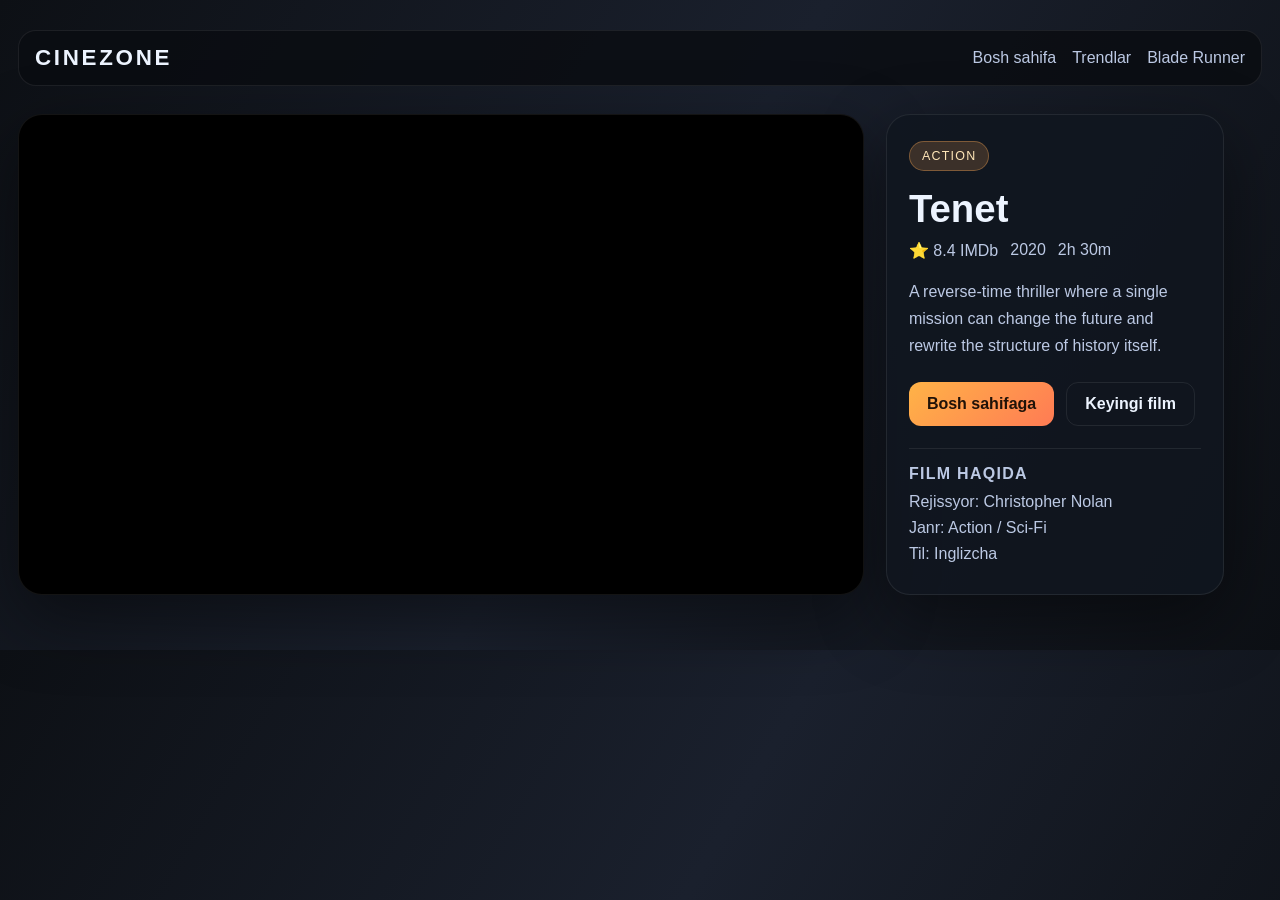
<file: KINOSAYT/kino7.html>
<!DOCTYPE html>
<html lang="uz">
<head>
  <meta charset="UTF-8" />
  <meta name="viewport" content="width=device-width, initial-scale=1.0" />
  <title>Tenet | CineZone</title>
  <style>body{margin:0;font-family:Arial,sans-serif;background:linear-gradient(120deg,#0d1015,#1a202d,#0d1015);color:#edf4ff}a{text-decoration:none;color:inherit}.shell{max-width:1280px;margin:0 auto;padding:30px 18px 60px}.topbar{display:flex;justify-content:space-between;align-items:center;gap:16px;background:rgba(10,13,18,.82);border:1px solid rgba(255,255,255,.08);border-radius:18px;padding:14px 16px;margin-bottom:28px}.logo{font-weight:900;letter-spacing:.12em;text-transform:uppercase;font-size:1.4rem}.nav{display:flex;gap:16px;flex-wrap:wrap;color:#bcc9e4}.layout{display:grid;grid-template-columns:1.7fr .9fr;gap:24px}.card{background:rgba(17,22,31,.88);border:1px solid rgba(255,255,255,.08);border-radius:24px;box-shadow:0 24px 70px rgba(0,0,0,.45)}.video-wrap{width:100%;aspect-ratio:16/9;background:#000}.video-wrap iframe{width:100%;height:100%;border:0}.info{padding:26px 22px}.tag{display:inline-block;background:rgba(255,169,87,.18);border:1px solid rgba(255,169,87,.35);border-radius:999px;padding:7px 12px;font-size:.78rem;letter-spacing:.1em;text-transform:uppercase;color:#ffe6b8}h1{font-size:clamp(2rem,3vw,3rem);margin:16px 0 10px}.meta{display:flex;flex-wrap:wrap;gap:12px;color:#bcc9e4;margin-bottom:18px}.desc{color:#bcc9e4;line-height:1.7}.actions{display:flex;gap:12px;flex-wrap:wrap;margin:22px 0}.btn{display:inline-flex;align-items:center;justify-content:center;padding:12px 18px;border-radius:12px;font-weight:700}.primary{background:linear-gradient(135deg,#ffb347,#ff7b54);color:#201208}.secondary{border:1px solid rgba(255,255,255,.08);color:#edf4ff}.detail{border-top:1px solid rgba(255,255,255,.08);padding-top:16px}.detail h3{margin:0 0 10px;color:#bcc9e4;font-size:1rem;letter-spacing:.08em;text-transform:uppercase}.detail ul{list-style:none;padding:0;margin:0;display:grid;gap:8px;color:#bcc9e4}@media(max-width:860px){.layout{grid-template-columns:1fr}.topbar{flex-direction:column;align-items:flex-start}}</style>
</head>
<body>
  <div class="shell">
    <header class="topbar">
      <div class="logo">CineZone</div>
      <nav class="nav">
        <a href="./index.html">Bosh sahifa</a>
        <a href="./loyihalar.html">Trendlar</a>
        <a href="./kino6.html">Blade Runner</a>
      </nav>
    </header>
    <main class="layout">
      <section class="card video-wrap"><iframe src="https://www.youtube.com/embed/LdOM0x0XDMo?autoplay=1" title="Tenet trailer" allowfullscreen></iframe></section>
      <aside class="card info">
        <span class="tag">Action</span>
        <h1>Tenet</h1>
        <div class="meta"><span>⭐ 8.4 IMDb</span><span>2020</span><span>2h 30m</span></div>
        <p class="desc">A reverse-time thriller where a single mission can change the future and rewrite the structure of history itself.</p>
        <div class="actions"><a class="btn primary" href="./index.html">Bosh sahifaga</a><a class="btn secondary" href="./kino8.html">Keyingi film</a></div>
        <div class="detail"><h3>Film haqida</h3><ul><li>Rejissyor: Christopher Nolan</li><li>Janr: Action / Sci‑Fi</li><li>Til: Inglizcha</li></ul></div>
      </aside>
    </main>
  </div>
</body>
</html>
</file>
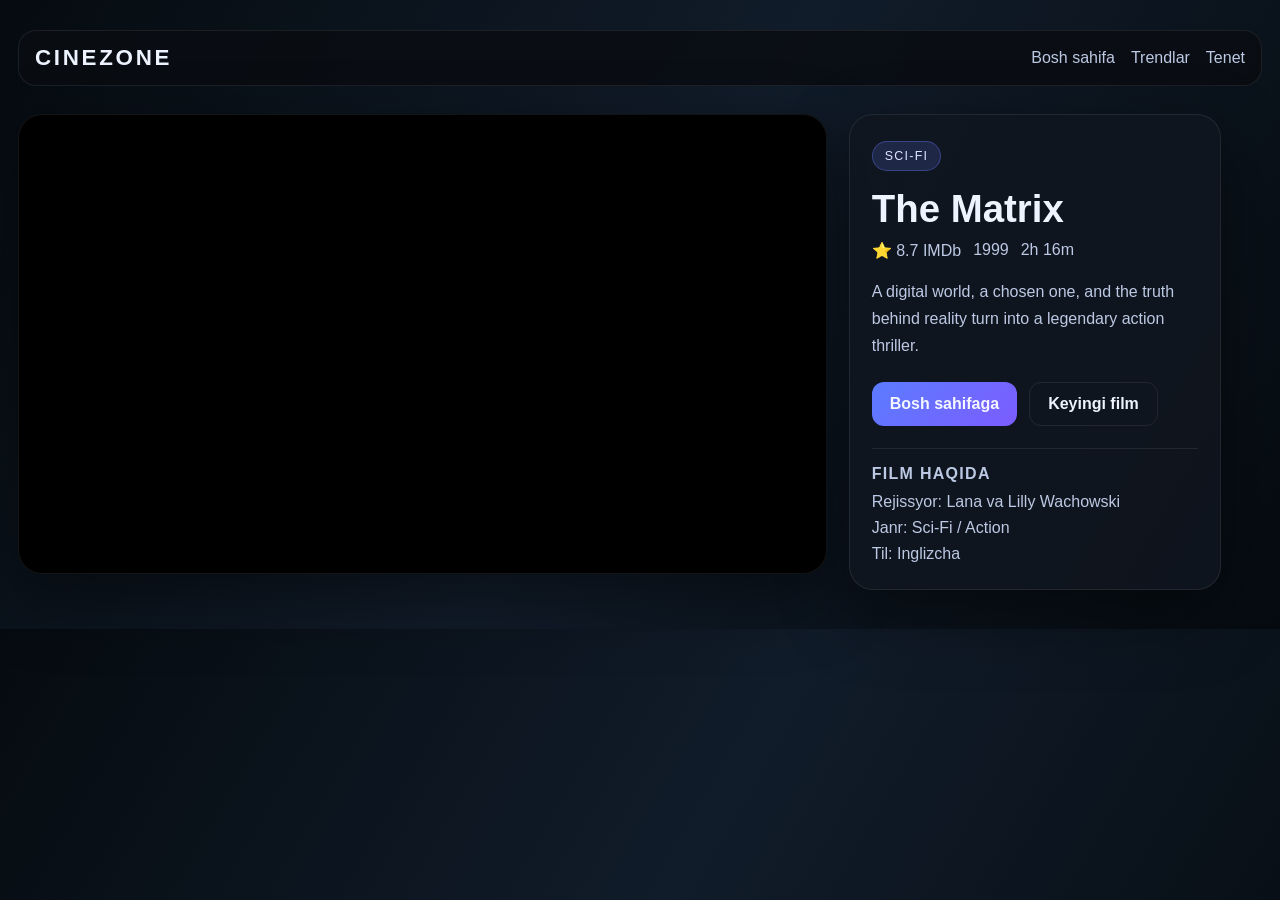
<file: KINOSAYT/kino8.html>
<!DOCTYPE html>
<html lang="uz">
<head>
  <meta charset="UTF-8" />
  <meta name="viewport" content="width=device-width, initial-scale=1.0" />
  <title>The Matrix | CineZone</title>
  <style>body{margin:0;font-family:Arial,sans-serif;background:linear-gradient(120deg,#050b10,#111c2a,#050b10);color:#edf4ff}a{text-decoration:none;color:inherit}.shell{max-width:1280px;margin:0 auto;padding:30px 18px 60px}.topbar{display:flex;justify-content:space-between;align-items:center;gap:16px;background:rgba(10,13,18,.82);border:1px solid rgba(255,255,255,.08);border-radius:18px;padding:14px 16px;margin-bottom:28px}.logo{font-weight:900;letter-spacing:.12em;text-transform:uppercase;font-size:1.4rem}.nav{display:flex;gap:16px;flex-wrap:wrap;color:#bcc9e4}.layout{display:grid;grid-template-columns:1.7fr .9fr;gap:24px}.card{background:rgba(17,22,31,.88);border:1px solid rgba(255,255,255,.08);border-radius:24px;box-shadow:0 24px 70px rgba(0,0,0,.45)}.video-wrap{width:100%;aspect-ratio:16/9;background:#000}.video-wrap iframe{width:100%;height:100%;border:0}.info{padding:26px 22px}.tag{display:inline-block;background:rgba(105,123,255,.18);border:1px solid rgba(105,123,255,.35);border-radius:999px;padding:7px 12px;font-size:.78rem;letter-spacing:.1em;text-transform:uppercase;color:#dfe5ff}h1{font-size:clamp(2rem,3vw,3rem);margin:16px 0 10px}.meta{display:flex;flex-wrap:wrap;gap:12px;color:#bcc9e4;margin-bottom:18px}.desc{color:#bcc9e4;line-height:1.7}.actions{display:flex;gap:12px;flex-wrap:wrap;margin:22px 0}.btn{display:inline-flex;align-items:center;justify-content:center;padding:12px 18px;border-radius:12px;font-weight:700}.primary{background:linear-gradient(135deg,#5b7cff,#7c5cff);color:#f4f7ff}.secondary{border:1px solid rgba(255,255,255,.08);color:#edf4ff}.detail{border-top:1px solid rgba(255,255,255,.08);padding-top:16px}.detail h3{margin:0 0 10px;color:#bcc9e4;font-size:1rem;letter-spacing:.08em;text-transform:uppercase}.detail ul{list-style:none;padding:0;margin:0;display:grid;gap:8px;color:#bcc9e4}@media(max-width:860px){.layout{grid-template-columns:1fr}.topbar{flex-direction:column;align-items:flex-start}}</style>
</head>
<body>
  <div class="shell">
    <header class="topbar">
      <div class="logo">CineZone</div>
      <nav class="nav">
        <a href="./index.html">Bosh sahifa</a>
        <a href="./loyihalar.html">Trendlar</a>
        <a href="./kino7.html">Tenet</a>
      </nav>
    </header>
    <main class="layout">
      <section class="card video-wrap"><iframe src="https://www.youtube.com/embed/vKQi3bBA1y8?autoplay=1" title="The Matrix trailer" allowfullscreen></iframe></section>
      <aside class="card info">
        <span class="tag">Sci‑Fi</span>
        <h1>The Matrix</h1>
        <div class="meta"><span>⭐ 8.7 IMDb</span><span>1999</span><span>2h 16m</span></div>
        <p class="desc">A digital world, a chosen one, and the truth behind reality turn into a legendary action thriller.</p>
        <div class="actions"><a class="btn primary" href="./index.html">Bosh sahifaga</a><a class="btn secondary" href="./kino9.html">Keyingi film</a></div>
        <div class="detail"><h3>Film haqida</h3><ul><li>Rejissyor: Lana va Lilly Wachowski</li><li>Janr: Sci‑Fi / Action</li><li>Til: Inglizcha</li></ul></div>
      </aside>
    </main>
  </div>
</body>
</html>
</file>
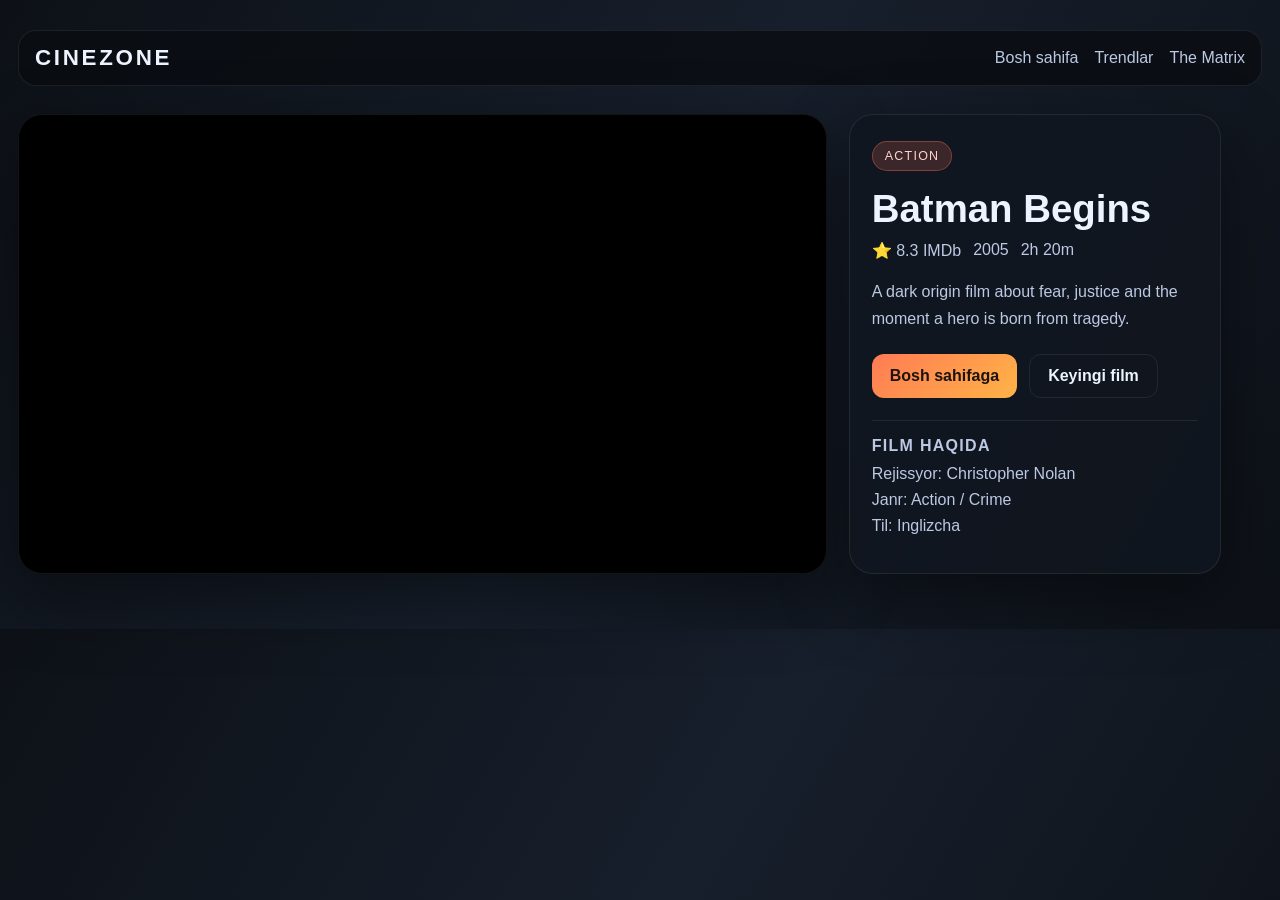
<file: KINOSAYT/kino9.html>
<!DOCTYPE html>
<html lang="uz">
<head>
  <meta charset="UTF-8" />
  <meta name="viewport" content="width=device-width, initial-scale=1.0" />
  <title>Batman Begins | CineZone</title>
  <style>body{margin:0;font-family:Arial,sans-serif;background:linear-gradient(120deg,#0d1117,#171f2c,#0d1117);color:#edf4ff}a{text-decoration:none;color:inherit}.shell{max-width:1280px;margin:0 auto;padding:30px 18px 60px}.topbar{display:flex;justify-content:space-between;align-items:center;gap:16px;background:rgba(10,13,18,.82);border:1px solid rgba(255,255,255,.08);border-radius:18px;padding:14px 16px;margin-bottom:28px}.logo{font-weight:900;letter-spacing:.12em;text-transform:uppercase;font-size:1.4rem}.nav{display:flex;gap:16px;flex-wrap:wrap;color:#bcc9e4}.layout{display:grid;grid-template-columns:1.7fr .9fr;gap:24px}.card{background:rgba(17,22,31,.88);border:1px solid rgba(255,255,255,.08);border-radius:24px;box-shadow:0 24px 70px rgba(0,0,0,.45)}.video-wrap{width:100%;aspect-ratio:16/9;background:#000}.video-wrap iframe{width:100%;height:100%;border:0}.info{padding:26px 22px}.tag{display:inline-block;background:rgba(255,115,92,.18);border:1px solid rgba(255,115,92,.35);border-radius:999px;padding:7px 12px;font-size:.78rem;letter-spacing:.1em;text-transform:uppercase;color:#ffd4ca}h1{font-size:clamp(2rem,3vw,3rem);margin:16px 0 10px}.meta{display:flex;flex-wrap:wrap;gap:12px;color:#bcc9e4;margin-bottom:18px}.desc{color:#bcc9e4;line-height:1.7}.actions{display:flex;gap:12px;flex-wrap:wrap;margin:22px 0}.btn{display:inline-flex;align-items:center;justify-content:center;padding:12px 18px;border-radius:12px;font-weight:700}.primary{background:linear-gradient(135deg,#ff7b54,#ffb347);color:#1d140f}.secondary{border:1px solid rgba(255,255,255,.08);color:#edf4ff}.detail{border-top:1px solid rgba(255,255,255,.08);padding-top:16px}.detail h3{margin:0 0 10px;color:#bcc9e4;font-size:1rem;letter-spacing:.08em;text-transform:uppercase}.detail ul{list-style:none;padding:0;margin:0;display:grid;gap:8px;color:#bcc9e4}@media(max-width:860px){.layout{grid-template-columns:1fr}.topbar{flex-direction:column;align-items:flex-start}}</style>
</head>
<body>
  <div class="shell">
    <header class="topbar">
      <div class="logo">CineZone</div>
      <nav class="nav">
        <a href="./index.html">Bosh sahifa</a>
        <a href="./loyihalar.html">Trendlar</a>
        <a href="./kino8.html">The Matrix</a>
      </nav>
    </header>
    <main class="layout">
      <section class="card video-wrap"><iframe src="https://www.youtube.com/embed/neY2xVmOfUM?autoplay=1" title="Batman Begins trailer" allowfullscreen></iframe></section>
      <aside class="card info">
        <span class="tag">Action</span>
        <h1>Batman Begins</h1>
        <div class="meta"><span>⭐ 8.3 IMDb</span><span>2005</span><span>2h 20m</span></div>
        <p class="desc">A dark origin film about fear, justice and the moment a hero is born from tragedy.</p>
        <div class="actions"><a class="btn primary" href="./index.html">Bosh sahifaga</a><a class="btn secondary" href="./kino10.html">Keyingi film</a></div>
        <div class="detail"><h3>Film haqida</h3><ul><li>Rejissyor: Christopher Nolan</li><li>Janr: Action / Crime</li><li>Til: Inglizcha</li></ul></div>
      </aside>
    </main>
  </div>
</body>
</html>
</file>
<file: KINOSAYT/style.css>
﻿:root {
    --bg: #090d17;
    --bg-soft: #111827;
    --panel: #141b2d;
    --panel-2: #1a233d;
    --card: #1a2338;
    --card-alt: #232f4d;
    --line: rgba(255, 255, 255, 0.08);
    --text: #edf3ff;
    --muted: #a7b2d0;
    --primary: #ff4d6d;
    --primary-soft: rgba(255, 77, 109, 0.12);
    --accent: #7c5cff;
    --accent-soft: rgba(124, 92, 255, 0.14);
    --gold: #f8c75b;
    --shadow: 0 22px 50px rgba(0, 0, 0, 0.38);
}

* {
    margin: 0;
    padding: 0;
    box-sizing: border-box;
    font-family: 'Inter', 'Segoe UI', sans-serif;
}

html {
    scroll-behavior: smooth;
}

body {
    background:
        radial-gradient(circle at top left, rgba(124, 92, 255, 0.18), transparent 28%),
        radial-gradient(circle at bottom right, rgba(255, 77, 109, 0.14), transparent 25%),
        var(--bg);
    color: var(--text);
    overflow-x: hidden;
}

img {
    display: block;
    max-width: 100%;
}

a {
    color: inherit;
    text-decoration: none;
}

button, input, select, textarea {
    font: inherit;
}

.app-container {
    display: flex;
    min-height: 100vh;
}

.sidebar {
    width: 250px;
    background: rgba(9, 13, 23, 0.95);
    border-right: 1px solid var(--line);
    display: flex;
    flex-direction: column;
    padding: 24px 18px 20px;
    position: sticky;
    top: 0;
    height: 100vh;
    box-shadow: 10px 0 30px rgba(0, 0, 0, 0.18);
}

.sidebar-logo {
    font-size: 1.4rem;
    font-weight: 900;
    letter-spacing: 0.12em;
    color: var(--text);
    padding: 8px 10px 28px;
    border-bottom: 1px solid var(--line);
}

.sidebar-menu {
    list-style: none;
    display: flex;
    flex-direction: column;
    gap: 10px;
    margin-top: 22px;
    flex: 1;
}

.sidebar-menu li a {
    display: block;
    color: var(--muted);
    text-decoration: none;
    padding: 12px 14px;
    border-radius: 12px;
    transition: all 0.25s ease;
    font-size: 0.96rem;
}

.sidebar-menu li a:hover,
.sidebar-menu li.active a {
    background: rgba(255, 255, 255, 0.06);
    color: var(--text);
    transform: translateX(2px);
}

.sidebar-footer {
    border-top: 1px solid var(--line);
    padding-top: 18px;
}

.sidebar-footer a {
    display: block;
    background: linear-gradient(135deg, var(--primary), #ff8a65);
    color: #fff;
    padding: 12px 14px;
    border-radius: 12px;
    text-align: center;
    font-size: 0.94rem;
    font-weight: 600;
    box-shadow: var(--shadow);
}

.main-wrapper {
    flex: 1;
    background: linear-gradient(180deg, #0a0e19 0%, #0f1424 100%);
    min-height: 100vh;
    padding: 32px 24px 60px;
}

.movie-hero {
    width: min(1120px, 100%);
    margin: 0 auto 28px;
    min-height: 480px;
    border-radius: 28px;
    padding: 42px 38px;
    background:
        linear-gradient(90deg, rgba(7, 10, 17, 0.92) 0%, rgba(7, 10, 17, 0.58) 38%, rgba(7, 10, 17, 0.2) 100%),
        url('https://images.unsplash.com/photo-1513106580091-1d82408b8cd6?auto=format&fit=crop&w=1600&q=80') center/cover no-repeat;
    box-shadow: var(--shadow);
    display: flex;
    align-items: flex-end;
}

.hero-content {
    max-width: 560px;
}

.hero-kicker,
.content-kicker,
.section-tag,
.feature-label,
.page-eyebrow {
    display: inline-block;
    font-size: 0.72rem;
    letter-spacing: 0.14em;
    text-transform: uppercase;
    color: var(--gold);
    font-weight: 700;
}

.hero-content h1,
.page-hero h1 {
    margin-top: 12px;
    font-size: clamp(2.5rem, 4vw, 5rem);
    line-height: 0.97;
    letter-spacing: -0.06em;
    color: var(--text);
}

.hero-content p,
.page-hero p {
    margin-top: 18px;
    max-width: 530px;
    color: rgba(237, 243, 255, 0.8);
    line-height: 1.7;
    font-size: 1rem;
}

.hero-actions {
    display: flex;
    flex-wrap: wrap;
    gap: 12px;
    margin-top: 26px;
}

.btn {
    display: inline-flex;
    align-items: center;
    justify-content: center;
    border-radius: 12px;
    padding: 14px 22px;
    font-weight: 700;
    transition: transform 0.2s ease, box-shadow 0.2s ease;
}

.btn:hover {
    transform: translateY(-2px);
    box-shadow: 0 14px 25px rgba(255, 77, 109, 0.22);
}

.btn-primary {
    background: linear-gradient(135deg, var(--primary), #ff7d6a);
    color: #fff;
}

.btn-secondary {
    background: rgba(255, 255, 255, 0.08);
    border: 1px solid rgba(255, 255, 255, 0.12);
    color: var(--text);
}

.hero-meta {
    list-style: none;
    display: flex;
    flex-wrap: wrap;
    gap: 18px;
    margin-top: 24px;
    color: rgba(237, 243, 255, 0.82);
    font-size: 0.9rem;
}

.search-panel,
.content-shell,
.page-content,
.carousel-section {
    width: min(1120px, 100%);
    margin: 0 auto;
}

.page-hero:not(.contact-hero) {
    width: min(1120px, 100%);
    margin: 0 auto 34px;
}

.page-heading {
    display: flex;
    align-items: end;
    justify-content: space-between;
    gap: 24px;
    margin-bottom: 18px;
}

.page-heading h2 {
    margin-top: 8px;
    font-size: clamp(1.6rem, 2.5vw, 2.4rem);
}

.page-heading > p {
    max-width: 480px;
    color: var(--muted);
    line-height: 1.6;
}

.search-panel {
    margin-top: 6px;
    margin-bottom: 36px;
    padding: 26px 24px 18px;
    background: rgba(255,255,255,0.03);
    border: 1px solid rgba(255,255,255,0.08);
    border-radius: 24px;
    box-shadow: 0 18px 40px rgba(0, 0, 0, 0.14);
}

.search-panel-top {
    margin-bottom: 18px;
}

.search-panel-top h2 {
    margin-top: 8px;
    font-size: clamp(1.5rem, 2vw, 2.2rem);
    color: var(--text);
}

.search-bar-wrap {
    display: flex;
    gap: 12px;
    align-items: center;
    margin-bottom: 14px;
}

.search-input-box {
    flex: 1;
    display: flex;
    align-items: center;
    gap: 10px;
    padding: 15px 16px;
    border-radius: 14px;
    background: rgba(16, 23, 39, 0.9);
    border: 1px solid rgba(255,255,255,0.08);
}

.search-icon {
    color: var(--muted);
    font-size: 1.2rem;
}

.search-input-box input {
    flex: 1;
    background: transparent;
    border: none;
    color: var(--text);
    outline: none;
    font-size: 1rem;
}

.search-input-box input::placeholder {
    color: rgba(237,243,255,0.45);
}

.search-btn {
    border: none;
    border-radius: 14px;
    padding: 15px 22px;
    background: linear-gradient(135deg, var(--primary), #ff8a65);
    color: #fff;
    font-weight: 700;
    cursor: pointer;
}

.filter-chips {
    display: flex;
    flex-wrap: wrap;
    gap: 10px;
    margin-top: 18px;
}

.chip {
    border: 1px solid rgba(255,255,255,0.12);
    background: rgba(255,255,255,0.02);
    color: var(--muted);
    padding: 10px 14px;
    border-radius: 999px;
    cursor: pointer;
    transition: all 0.2s ease;
}

.chip.active,
.chip:hover {
    background: rgba(255, 77, 109, 0.12);
    border-color: rgba(255, 77, 109, 0.22);
    color: #fff;
}

.carousel-section {
    margin-bottom: 40px;
}

.carousel-header {
    display: flex;
    justify-content: space-between;
    align-items: end;
    margin-bottom: 18px;
}

.carousel-header h2 {
    margin-top: 8px;
    font-size: clamp(1.5rem, 2vw, 2.2rem);
    color: var(--text);
}

.carousel-controls {
    display: flex;
    gap: 10px;
}

.nav-btn {
    width: 42px;
    height: 42px;
    border-radius: 50%;
    border: 1px solid rgba(255,255,255,0.12);
    background: rgba(255,255,255,0.04);
    color: var(--text);
    font-size: 1.5rem;
    cursor: pointer;
}

.carousel-track {
    position: relative;
    overflow: hidden;
    min-height: 360px;
    border-radius: 24px;
    background: rgba(255,255,255,0.02);
    border: 1px solid rgba(255,255,255,0.08);
}

.slide {
    display: none;
    grid-template-columns: 1.2fr 1fr;
    min-height: 360px;
}

.slide.active {
    display: grid;
}

.slide-poster {
    background-size: cover;
    background-position: center;
    min-height: 360px;
}

.poster-one {
    background-image: url('https://images.unsplash.com/photo-1500530855697-b586d89ba3ee?auto=format&fit=crop&w=1200&q=80');
}

.poster-two {
    background-image: url('https://images.unsplash.com/photo-1524985069026-dd778a71c7b4?auto=format&fit=crop&w=1200&q=80');
}

.poster-three {
    background-image: url('https://images.unsplash.com/photo-1478720568477-152d9b164e26?auto=format&fit=crop&w=1200&q=80');
}

.slide-info {
    padding: 26px 28px;
    display: flex;
    flex-direction: column;
    justify-content: center;
    background: linear-gradient(180deg, rgba(9,13,23,0.4) 0%, rgba(9,13,23,0.82) 100%);
}

.slide-tag {
    display: inline-block;
    width: fit-content;
    margin-bottom: 16px;
    padding: 7px 10px;
    border-radius: 999px;
    background: rgba(124, 92, 255, 0.16);
    border: 1px solid rgba(124, 92, 255, 0.18);
    color: #d7d0ff;
    text-transform: uppercase;
    font-size: 0.72rem;
    letter-spacing: 0.12em;
}

.slide-info h3 {
    font-size: clamp(2rem, 3vw, 3rem);
    margin-bottom: 10px;
}

.slide-info p {
    color: rgba(237,243,255,0.8);
    line-height: 1.7;
    margin-bottom: 20px;
}

.trailer-btn {
    width: fit-content;
    border: none;
    border-radius: 12px;
    background: linear-gradient(135deg, var(--primary), #ff8a65);
    color: #fff;
    padding: 12px 18px;
    font-weight: 700;
    cursor: pointer;
}

.content-shell {
    margin-bottom: 38px;
}

.section-heading {
    display: flex;
    justify-content: space-between;
    align-items: end;
    gap: 20px;
    margin-bottom: 18px;
}

.section-heading h2 {
    margin-top: 8px;
    font-size: clamp(1.7rem, 2vw, 2.6rem);
    color: var(--text);
}

.text-link {
    color: #d7d0ff;
    font-weight: 600;
    font-size: 0.95rem;
}

.movie-grid {
    display: grid;
    grid-template-columns: repeat(5, minmax(0, 1fr));
    gap: 18px;
}

.empty-state {
    margin-top: 22px;
    padding: 24px;
    border: 1px dashed rgba(255, 255, 255, 0.16);
    border-radius: 16px;
    color: var(--muted);
    text-align: center;
}

.movie-card {
    background: rgba(255,255,255,0.03);
    border: 1px solid rgba(255,255,255,0.08);
    border-radius: 18px;
    overflow: hidden;
    transition: transform 0.2s ease, border-color 0.2s ease;
}

.movie-card:hover {
    transform: translateY(-4px);
    border-color: rgba(255,255,255,0.16);
}

.movie-card img {
    width: 100%;
    height: 250px;
    object-fit: cover;
}

.project-grid,
.book-grid {
    display: grid;
    grid-template-columns: repeat(3, minmax(0, 1fr));
    gap: 18px;
}

.project-card,
.catalog-book {
    overflow: hidden;
    background: rgba(255, 255, 255, 0.03);
    border: 1px solid rgba(255, 255, 255, 0.08);
    border-radius: 18px;
    transition: transform 0.2s ease, border-color 0.2s ease;
}

.project-card:hover,
.catalog-book:hover {
    transform: translateY(-4px);
    border-color: rgba(255, 255, 255, 0.16);
}

.project-card > img,
.catalog-book-image img {
    width: 100%;
    height: 210px;
    object-fit: cover;
}

.project-card-copy,
.catalog-book-copy {
    padding: 16px;
}

.project-meta,
.book-level {
    display: flex;
    justify-content: space-between;
    gap: 12px;
    margin-bottom: 10px;
    color: var(--gold);
    font-size: 0.8rem;
    font-weight: 700;
}

.project-card h3,
.catalog-book h3 {
    margin-bottom: 8px;
    font-size: 1.2rem;
}

.project-card p,
.catalog-book p {
    margin-bottom: 14px;
    color: rgba(237, 243, 255, 0.72);
    font-size: 0.9rem;
    line-height: 1.6;
}

.project-card .text-link,
.catalog-book .text-link {
    color: #d7d0ff;
    font-size: 0.85rem;
}

.contact-hero {
    width: min(1120px, 100%);
    min-height: 220px;
    margin: 0 auto 34px;
    padding: 34px;
    display: flex;
    flex-direction: column;
    justify-content: center;
    border: 1px solid var(--line);
    border-radius: 22px;
    background: linear-gradient(135deg, rgba(124, 92, 255, 0.12), rgba(255, 255, 255, 0.025));
}

.contact-hero h1 {
    font-size: clamp(2rem, 3.5vw, 3.5rem);
}

.contact-hero p {
    margin-top: 12px;
}

.contact-content {
    display: grid;
    grid-template-columns: minmax(0, 0.9fr) minmax(0, 1.1fr);
    align-items: start;
    gap: 44px;
    padding-top: 4px;
}

.contact-intro {
    padding: 10px 0;
}

.contact-intro h2 {
    margin-top: 10px;
    font-size: clamp(1.6rem, 2.5vw, 2.2rem);
}

.contact-intro > p {
    margin-top: 12px;
    color: var(--muted);
    line-height: 1.7;
}

.contact-note {
    display: flex;
    align-items: center;
    gap: 14px;
    margin-top: 28px;
}

.contact-note-mark {
    display: grid;
    width: 44px;
    height: 44px;
    place-items: center;
    flex: 0 0 44px;
    border-radius: 50%;
    background: linear-gradient(135deg, var(--primary), var(--accent));
    color: #fff;
    font-size: 0.85rem;
    font-weight: 800;
}

.contact-note div {
    display: grid;
    gap: 4px;
}

.contact-note div span {
    color: var(--muted);
    font-size: 0.88rem;
}

.contact-form {
    display: grid;
    gap: 16px;
    padding: 24px;
    border: 1px solid var(--line);
    border-radius: 20px;
    background: rgba(255, 255, 255, 0.035);
    box-shadow: var(--shadow);
}

.form-group {
    display: grid;
    gap: 8px;
}

.form-group label {
    font-size: 0.9rem;
    font-weight: 600;
}

.form-group input,
.form-group select,
.form-group textarea {
    width: 100%;
    padding: 12px 14px;
    border: 1px solid rgba(255, 255, 255, 0.12);
    border-radius: 11px;
    outline: none;
    background: rgba(9, 13, 23, 0.72);
    color: var(--text);
}

.form-group input:focus,
.form-group select:focus,
.form-group textarea:focus {
    border-color: var(--accent);
}

.form-group textarea {
    min-height: 120px;
    resize: vertical;
}

.contact-submit {
    padding: 13px 18px;
    border: 0;
    border-radius: 11px;
    background: linear-gradient(135deg, var(--primary), #ff8a65);
    color: #fff;
    font-weight: 700;
    cursor: pointer;
}

.movie-card-body {
    padding: 16px 16px 18px;
}

.movie-meta-row {
    display: flex;
    align-items: center;
    justify-content: space-between;
    gap: 12px;
    margin-bottom: 10px;
}

.movie-tag {
    display: inline-flex;
    align-items: center;
    padding: 6px 9px;
    background: rgba(124, 92, 255, 0.12);
    color: #d7d0ff;
    border-radius: 999px;
    font-size: 0.72rem;
    letter-spacing: 0.08em;
    text-transform: uppercase;
}

.movie-score {
    color: var(--gold);
    font-weight: 700;
}

.movie-card h3 {
    font-size: 1.2rem;
    margin-bottom: 8px;
}

.movie-card p {
    color: rgba(237,243,255,0.72);
    line-height: 1.6;
    font-size: 0.9rem;
    margin-bottom: 14px;
}

.trailer-btn.mini {
    font-size: 0.8rem;
    padding: 10px 14px;
}

.feature-strip {
    width: min(1120px, 100%);
    margin: 0 auto;
    display: grid;
    grid-template-columns: repeat(3, minmax(0, 1fr));
    gap: 18px;
}

.feature-box {
    background: rgba(255,255,255,0.03);
    border: 1px solid rgba(255,255,255,0.08);
    border-radius: 18px;
    padding: 22px 20px;
}

.feature-box h3 {
    margin-top: 10px;
    margin-bottom: 8px;
    font-size: 1.5rem;
    color: var(--text);
}

.feature-box p {
    color: rgba(237,243,255,0.72);
    line-height: 1.7;
}

.accent-box {
    background: linear-gradient(135deg, rgba(255, 77, 109, 0.12), rgba(124, 92, 255, 0.12));
}

.modal-overlay {
    position: fixed;
    inset: 0;
    background: rgba(3, 6, 15, 0.7);
    display: none;
    align-items: center;
    justify-content: center;
    padding: 24px;
    z-index: 200;
}

.modal-overlay.open {
    display: flex;
}

.modal-panel {
    position: relative;
    width: min(900px, 100%);
    background: rgba(8,12,19,0.95);
    border: 1px solid rgba(255,255,255,0.08);
    border-radius: 18px;
    padding: 18px;
}

.modal-close {
    position: absolute;
    top: -14px;
    right: -14px;
    width: 36px;
    height: 36px;
    border: none;
    border-radius: 50%;
    background: rgba(255,255,255,0.12);
    color: #fff;
    font-size: 1.4rem;
    cursor: pointer;
}

.modal-video-wrap {
    position: relative;
    width: 100%;
    aspect-ratio: 16 / 9;
    border-radius: 12px;
    overflow: hidden;
}

.modal-video-wrap iframe {
    width: 100%;
    height: 100%;
    border: 0;
}

@media (max-width: 980px) {
    .app-container {
        display: block;
    }

    .sidebar {
        width: 100%;
        position: static;
        height: auto;
        border-right: none;
        border-bottom: 1px solid var(--line);
    }

    .movie-grid {
        grid-template-columns: repeat(2, minmax(0, 1fr));
    }

    .project-grid,
    .book-grid {
        grid-template-columns: repeat(2, minmax(0, 1fr));
    }

    .contact-content {
        grid-template-columns: 1fr;
        gap: 24px;
    }

    .feature-strip {
        grid-template-columns: 1fr;
    }
}

@media (max-width: 640px) {
    .main-wrapper {
        padding: 24px 16px 40px;
    }

    .movie-hero {
        min-height: 360px;
        padding: 24px 20px;
    }

    .hero-actions,
    .search-bar-wrap,
    .section-heading,
    .carousel-header,
    .page-heading {
        flex-direction: column;
        align-items: stretch;
    }

    .slide {
        grid-template-columns: 1fr;
    }

    .slide-poster {
        min-height: 220px;
    }

    .movie-grid {
        grid-template-columns: 1fr;
    }

    .project-grid,
    .book-grid {
        grid-template-columns: 1fr;
    }

    .contact-hero {
        min-height: 190px;
        padding: 24px 20px;
    }

    .contact-form {
        padding: 18px;
    }
}
</file>
